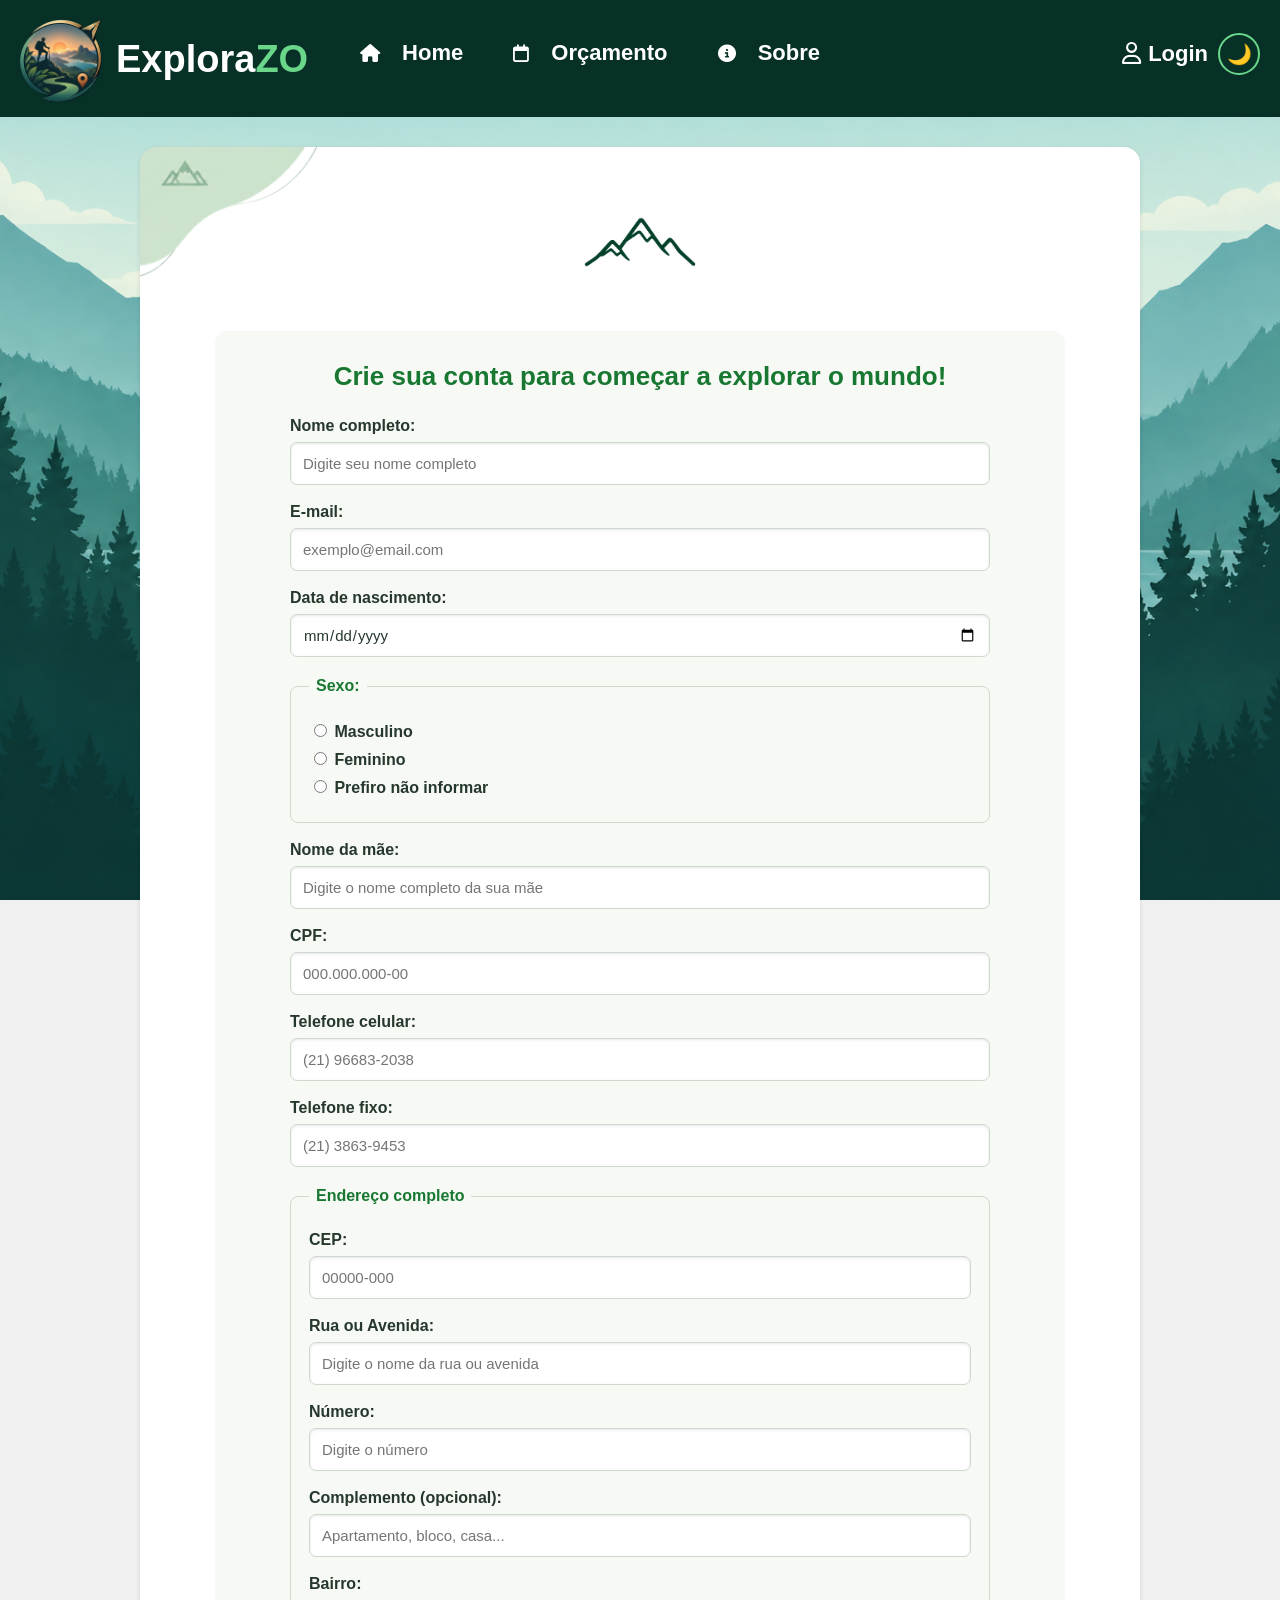
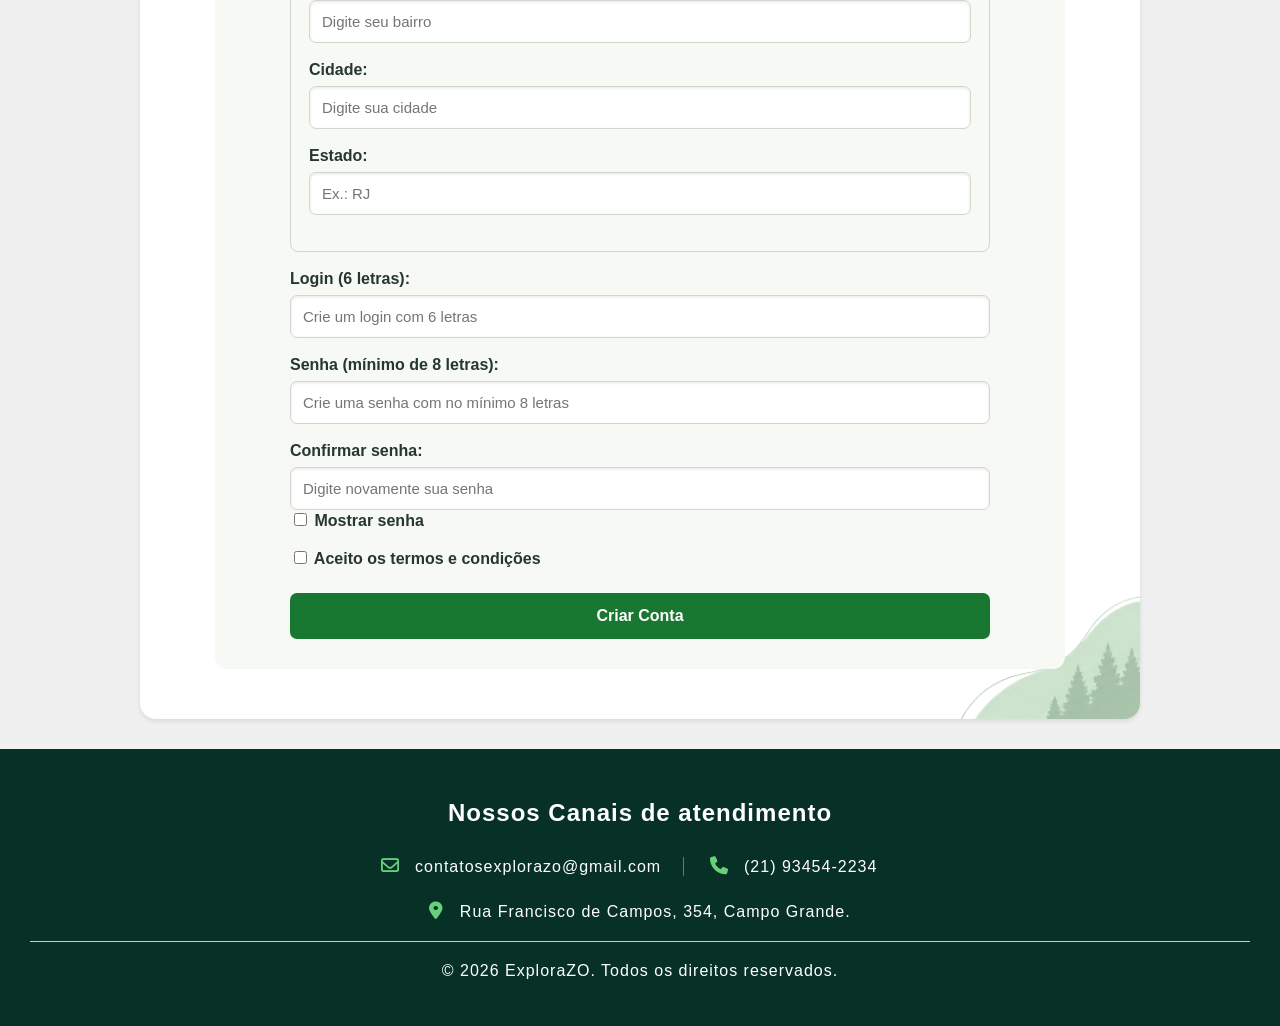
<file: criarconta.html>
<!-- Parte do Brian -->
<!DOCTYPE html>
<html lang="pt-BR">
<head>
    <meta charset="UTF-8">
    <meta name="viewport" content="width=device-width, initial-scale=1.0">
    <link rel="stylesheet" href="https://cdnjs.cloudflare.com/ajax/libs/font-awesome/6.5.2/css/all.min.css">
    <link rel="stylesheet" href="CSS/style.css">
    <title>ExploraZO - Criar Conta</title>
    <script src="JS/tema.js"></script>
    <script src="JS/topo.js" defer></script>
</head>
<body>
    <header>
        <img src="imagens/explorazo.png" alt="Logo do ExploraZO" width="120">
        <h1>Explora<span>ZO</span></h1>
        <a href="login.html" id="login"><i class="fa-regular fa-user"></i> Login</a>
    </header>

    <nav>
        <a href="index.html"><i class="fa-solid fa-house"></i> Home</a>
        <a href="orçamento.html"><i class="fa-regular fa-calendar"></i> Orçamento</a>
        <a href="sobre.html"><i class="fa-solid fa-circle-info"></i> Sobre</a>
    </nav>

    <main id="maincriar">
        <img src="imagens/montanha-icon.png" width="130" height="130" alt="Montanhas">

        <section id="principalcriar">
            <h2>Crie sua conta para começar a explorar o mundo!</h2>

            <form id="formCadastro" method="post" action="#">
                <div class="campo-cadastro">
                    <label for="nome">Nome completo:</label>
                    <input type="text" id="nome" name="nome" class="inputcampo"
                        placeholder="Digite seu nome completo" minlength="15" maxlength="60" required>
                </div>

                <div class="campo-cadastro">
                    <label for="email">E-mail:</label>
                    <input type="email" id="email" name="email" class="inputcampo"
                        placeholder="exemplo@email.com" required>
                </div>

                <div class="campo-cadastro">
                    <label for="nascimento">Data de nascimento:</label>
                    <input type="date" id="nascimento" name="nascimento" class="inputcampo" required>
                </div>

                <fieldset class="campo-cadastro">
                    <legend>Sexo:</legend>
                    <label><input type="radio" name="genero" value="Masculino" required> Masculino</label>
                    <label><input type="radio" name="genero" value="Feminino"> Feminino</label>
                    <label><input type="radio" name="genero" value="Prefiro não informar"> Prefiro não informar</label>
                </fieldset>

                <div class="campo-cadastro">
                    <label for="nomeMaterno">Nome da mãe:</label>
                    <input type="text" id="nomeMaterno" name="nomeMaterno" class="inputcampo"
                        placeholder="Digite o nome completo da sua mãe" required>
                </div>

                <div class="campo-cadastro">
                    <label for="cpf">CPF:</label>
                    <input type="text" id="cpf" name="cpf" class="inputcampo"
                        placeholder="000.000.000-00" maxlength="14" inputmode="numeric" required>
                </div>

                <div class="campo-cadastro">
                    <label for="telefone">Telefone celular:</label>
                    <input type="tel" id="telefone" name="telefoneCelular" class="inputcampo"
                        placeholder="(21) 96683-2038" maxlength="15" inputmode="numeric" required>
                </div>

                <div class="campo-cadastro">
                    <label for="telefoneFixo">Telefone fixo:</label>
                    <input type="tel" id="telefoneFixo" name="telefoneFixo" class="inputcampo"
                        placeholder="(21) 3863-9453" maxlength="14" inputmode="numeric" required>
                </div>

                <fieldset class="campo-cadastro">
                    <legend>Endereço completo</legend>

                    <div class="campo-cadastro">
                        <label for="cep">CEP:</label>
                        <input type="text" id="cep" name="cep" class="inputcampo"
                            placeholder="00000-000" maxlength="9" inputmode="numeric" required>
                    </div>

                    <div class="campo-cadastro">
                        <label for="rua">Rua ou Avenida:</label>
                        <input type="text" id="rua" name="rua" class="inputcampo"
                            placeholder="Digite o nome da rua ou avenida" required>
                    </div>

                    <div class="campo-cadastro">
                        <label for="numero">Número:</label>
                        <input type="text" id="numero" name="numero" class="inputcampo"
                            placeholder="Digite o número" required>
                    </div>

                    <div class="campo-cadastro">
                        <label for="complemento">Complemento (opcional):</label>
                        <input type="text" id="complemento" name="complemento" class="inputcampo"
                            placeholder="Apartamento, bloco, casa...">
                    </div>

                    <div class="campo-cadastro">
                        <label for="bairro">Bairro:</label>
                        <input type="text" id="bairro" name="bairro" class="inputcampo"
                            placeholder="Digite seu bairro" required>
                    </div>

                    <div class="campo-cadastro">
                        <label for="cidade">Cidade:</label>
                        <input type="text" id="cidade" name="cidade" class="inputcampo"
                            placeholder="Digite sua cidade" required>
                    </div>

                    <div class="campo-cadastro">
                        <label for="estado">Estado:</label>
                        <input type="text" id="estado" name="estado" class="inputcampo"
                            placeholder="Ex.: RJ" maxlength="2" required>
                    </div>
                </fieldset>

                <div class="campo-cadastro">
                    <label for="loginUsuario">Login (6 letras):</label>
                    <input type="text" id="loginUsuario" name="login" class="inputcampo"
                        placeholder="Crie um login com 6 letras" maxlength="6" required>
                </div>

                <div class="campo-cadastro">
                    <label for="senha">Senha (mínimo de 8 letras):</label>
                    <input type="password" id="senha" name="senha" class="inputcampo"
                        placeholder="Crie uma senha com no mínimo 8 letras" minlength="8" required>
                </div>

                <div class="campo-cadastro">
                    <label for="confirmarSenha">Confirmar senha:</label>
                    <input type="password" id="confirmarSenha" name="confirmarSenha" class="inputcampo"
                        placeholder="Digite novamente sua senha" minlength="8" required>
                </div>

                <div class="campo-cadastro">
                    <label for="termos">
                        <input type="checkbox" id="termos" name="termos" required>
                        Aceito os termos e condições
                    </label>
                </div>

                <button type="submit">Criar Conta</button>
            </form>
        </section>
    </main>

    <footer style="color: white;">
        <h2>Nossos Canais de atendimento</h2>
        <p id="femail"><i class="fa-regular fa-envelope"></i> contatosexplorazo@gmail.com</p>
        <p id="ftelefone"><i class="fa-solid fa-phone"></i> (21) 93454-2234</p>
        <p><i class="fa-solid fa-location-dot"></i> Rua Francisco de Campos, 354, Campo Grande.</p>
        <hr>
        <p>&copy; 2026 ExploraZO. Todos os direitos reservados.</p>
    </footer>

    <script src="JS/autenticacao.js"></script>
    <script src="JS/criarconta.js"></script>
    <script src="JS/menu-usuario.js"></script>
</body>
</html>
</file>
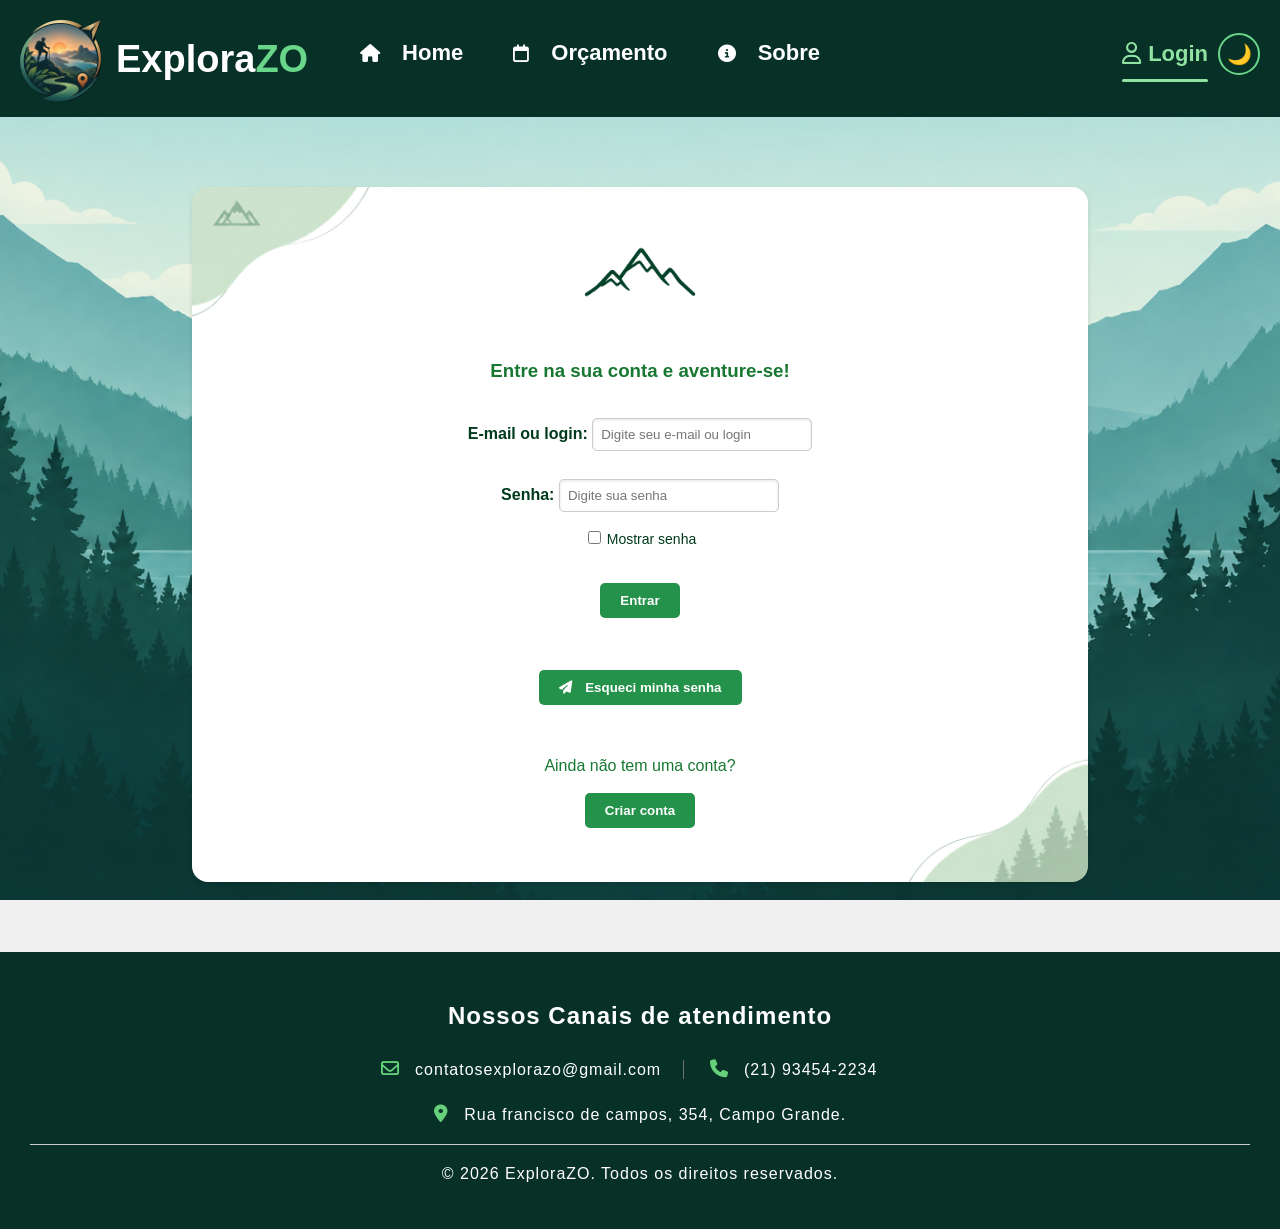
<file: login.html>
<!--Parte do Lucas-->
<!DOCTYPE html>
<html lang="pt-BR">
    <head>
        <meta charset="UTF-8">
        <meta name="viewport" content="width=device-width, initial-scale=1.0">
        <link rel="stylesheet" href="CSS/style.css" type="text/css">
        <link rel="stylesheet" href="https://cdnjs.cloudflare.com/ajax/libs/font-awesome/6.5.2/css/all.min.css">
        <title>ExploraZO - Login</title>
        <script src="JS/tema.js"></script>
        <script src="JS/topo.js" defer></script>
    </head>
    <body>
        <header>
            <img src="imagens/explorazo.png" alt="logo do ExploraZo." width="120px">
            <h1>Explora<span>ZO</span></h1>
            <a href="login.html" id="login" class="ativo"><i class="fa-regular fa-user"></i> Login</a>
        </header>
        <nav>
            <a href="index.html"><i class="fa-solid fa-house"></i> Home</a>
            <a href="orçamento.html"><i class="fa-regular fa-calendar"></i> Orçamento</a>
            <a href="sobre.html"><i class="fa-solid fa-circle-info"></i> Sobre</a>
        </nav>
        <main id="loginmain">
            <img src="imagens/montanha-icon.png" width="130px" height="130px" alt="montanha-icon">
            <div>
                <h3 style="color: rgb(24, 120, 50);">Entre na sua conta e aventure-se!</h3><br>

                <form>
                    <label for="email" style="color: #003A1C; font-weight: bold;">E-mail ou login:</label>
                    <input type="text" id="email" class="inputcampo" placeholder="Digite seu e-mail ou login" required><br><br>

                    <label for="senha" style="color: #003A1C; font-weight: bold;">Senha:</label>
                    <input type="password" id="senha" class="inputcampo" placeholder="Digite sua senha" required minlength="8"><br><br>

                    <button type="submit">Entrar</button><br><br>
                </form><br>
                <p class="esquecesenha">
                    <button><i class="fa-solid fa-paper-plane"></i> <a href="recuperar.html" class="botaosemlinha">Esqueci minha senha</a></button><br><br><br>
                </p>
                <p class="cadastro">
                    <span style="color: rgb(24, 120, 50);">Ainda não tem uma conta?</span><br><br>
                    <button><a href="criarconta.html" class="botaosemlinha">Criar conta</a></button>
                </p><br>

            </div>
        </main>
        <footer style="color: white;">
            <p><h2>Nossos Canais de atendimento</h2>              
            <p id="femail"><i class="fa-regular fa-envelope"></i> contatosexplorazo@gmail.com</p>
            <p id="ftelefone"><i class="fa-solid fa-phone"></i> (21) 93454-2234</p>
            <p><i class="fa-solid fa-location-dot"></i> Rua francisco de campos, 354, Campo Grande.</p><hr>
            <p>&copy; 2026 ExploraZO. Todos os direitos reservados.</p>
        </footer>
        <script src="JS/autenticacao.js"></script>
        <script src="JS/login.js"></script>
        <script src="JS/menu-usuario.js"></script>
    </body>
</html>
</file>
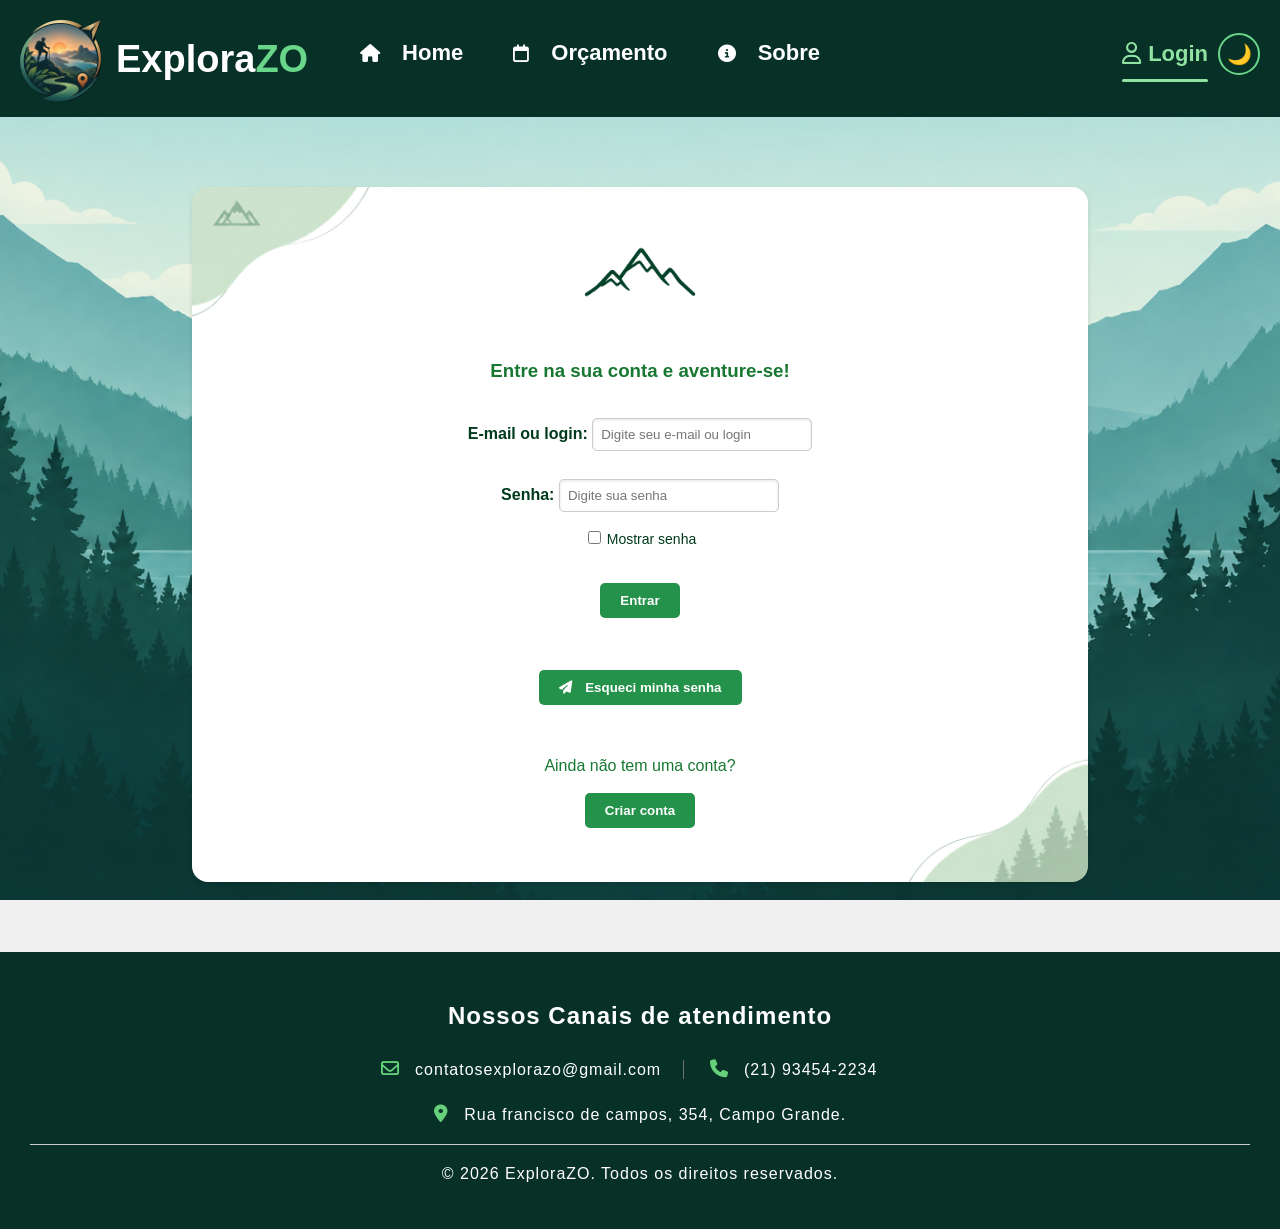
<file: orçamento.html>
<!-- Parte do Vinicius -->
<!DOCTYPE html>
<html lang="pt-BR">
<head>
    <meta charset="UTF-8">
    <meta name="viewport" content="width=device-width, initial-scale=1.0">
    <title>ExploraZO - Orçamento</title>

    <link rel="stylesheet" href="https://cdnjs.cloudflare.com/ajax/libs/font-awesome/6.5.2/css/all.min.css">
    <link rel="stylesheet" href="CSS/style.css">

    <script src="JS/tema.js"></script>
    <script src="JS/topo.js" defer></script>
    <script src="JS/autenticacao.js"></script>
    <script>
        if (!window.ExploraZOAuth.estaLogado()) {
            window.ExploraZOAuth.definirDestino("orçamento.html");
            window.location.href = "login.html";
        }
    </script>
</head>
<body>
    <header>
        <img src="imagens/explorazo.png" alt="Logo ExploraZO" width="120">
        <h1>Explora<span>ZO</span></h1>
        <a href="login.html" id="login"><i class="fa-regular fa-user"></i> Login</a>
    </header>

    <nav>
        <a href="index.html"><i class="fa-solid fa-house"></i> Home</a>
        <a href="orçamento.html" class="ativo"><i class="fa-regular fa-calendar"></i> Orçamento</a>
        <a href="sobre.html"><i class="fa-solid fa-circle-info"></i> Sobre</a>
    </nav>

    <main>
        <img src="imagens/montanha-icon.png" width="130" height="130" alt="Montanhas">

        <section id="destinos">
            <h2>Destinos em Destaque na Zona Oeste</h2>
            <p class="introducao">Descubra lugares incríveis para sua próxima aventura.</p>
            <div class="lista-destinos"></div>
        </section>

        <section id="experiencias">
            <h2>Planeje sua próxima aventura</h2>
            <p class="introducao">Escolha os serviços que combinam com seu passeio pela Zona Oeste.</p>

            <div class="lista-servicos">
                <article class="servico">
                    <h3>Guias de trilha</h3>
                    <p>Tenha orientação para explorar trilhas e aproveitar o contato com a natureza.</p>
                    <span>Para trilhas e caminhadas</span>
                </article>

                <article class="servico">
                    <h3>Consultoria de passeios</h3>
                    <p>Receba ajuda para escolher destinos de acordo com suas preferências.</p>
                    <span>Ajuda para planejar seu roteiro</span>
                </article>

                <article class="servico">
                    <h3>Registro fotográfico</h3>
                    <p>Conheça a possibilidade de registrar momentos especiais durante o passeio.</p>
                    <span>Registre suas experiências</span>
                </article>

                <article class="servico">
                    <h3>Agências de turismo</h3>
                    <p>Explore opções de roteiros e passeios organizados por empresas de turismo.</p>
                    <span>Opções de passeios organizados</span>
                </article>
            </div>

            <p class="aviso-servicos">
                A disponibilidade dos serviços dependerá dos profissionais e parceiros cadastrados na plataforma.
            </p>
        </section>

        <section id="orcamento">
            <h2>Monte seu pacote</h2>
            <p class="introducao">Conte como você quer viver essa experiência.</p>

            <form id="form-orcamento" novalidate>
                <div class="campo">
                    <label for="nome">Nome:</label>
                    <input class="inputcampo" type="text" name="nomeusuario" id="nome" placeholder="Digite seu nome" required>
                </div>

                <div class="campo">
                    <label for="email">E-mail:</label>
                    <input class="inputcampo" type="email" name="emailusuario" id="email" placeholder="seuemail@exemplo.com" required>
                </div>

                <div class="campo">
                    <label for="destino">Destino desejado:</label>
                    <select id="destino" name="destino" class="inputcampo" required>
                        <option value="" selected disabled>Escolha um destino</option>
                    </select>
                </div>

                <div class="campo">
                    <label for="data">Data desejada:</label>
                    <input class="inputcampo" type="date" id="data" name="data" required>
                </div>

                <div class="campo">
                    <label for="quantidade">Quantidade de pessoas:</label>
                    <select id="quantidade" name="quantidade" class="inputcampo" required>
                        <option value="">Selecione uma opção</option>
                        <option value="1-2">1 a 2 pessoas</option>
                        <option value="3-5">3 a 5 pessoas</option>
                        <option value="6-10">6 a 10 pessoas</option>
                        <option value="mais-10">Mais de 10 pessoas</option>
                        <option value="indefinido">Ainda não sei</option>
                    </select>
                </div>

                <fieldset>
                    <legend>Serviços desejados</legend>
                    <label class="opcao">
                        <input type="checkbox" name="servicos[]" value="Guia de trilha">
                        Guia de trilha
                    </label>
                    <label class="opcao">
                        <input type="checkbox" name="servicos[]" value="Registro fotográfico">
                        Registro fotográfico
                    </label>
                    <label class="opcao">
                        <input type="checkbox" name="servicos[]" value="Consultoria para escolher o passeio">
                        Consultoria de passeios
                    </label>
                    <label class="opcao">
                        <input type="checkbox" name="servicos[]" value="Agência de turismo">
                        Agência de turismo
                    </label>
                </fieldset>

                <div class="campo">
                    <label for="mensagem">Observações:</label>
                    <textarea id="mensagem" name="mensagem" class="inputcampo" rows="4" placeholder="Conte suas preferências para o passeio."></textarea>
                </div>

                <button type="submit">Solicitar orçamento</button>
            </form>
        </section>
    </main>

    <footer>
        <h2>Nossos Canais de atendimento</h2>
        <p id="femail"><i class="fa-regular fa-envelope"></i> contatosexplorazo@gmail.com</p>
        <p id="ftelefone"><i class="fa-solid fa-phone"></i> (21) 93454-2234</p>
        <p><i class="fa-solid fa-location-dot"></i> Rua Francisco de Campos, 354, Campo Grande.</p>
        <hr>
        <p>&copy; 2026 ExploraZO. Todos os direitos reservados.</p>
    </footer>

    <script src="JS/orcamento.js"></script>
    <script src="JS/menu-usuario.js"></script>
</body>
</html>
</file>
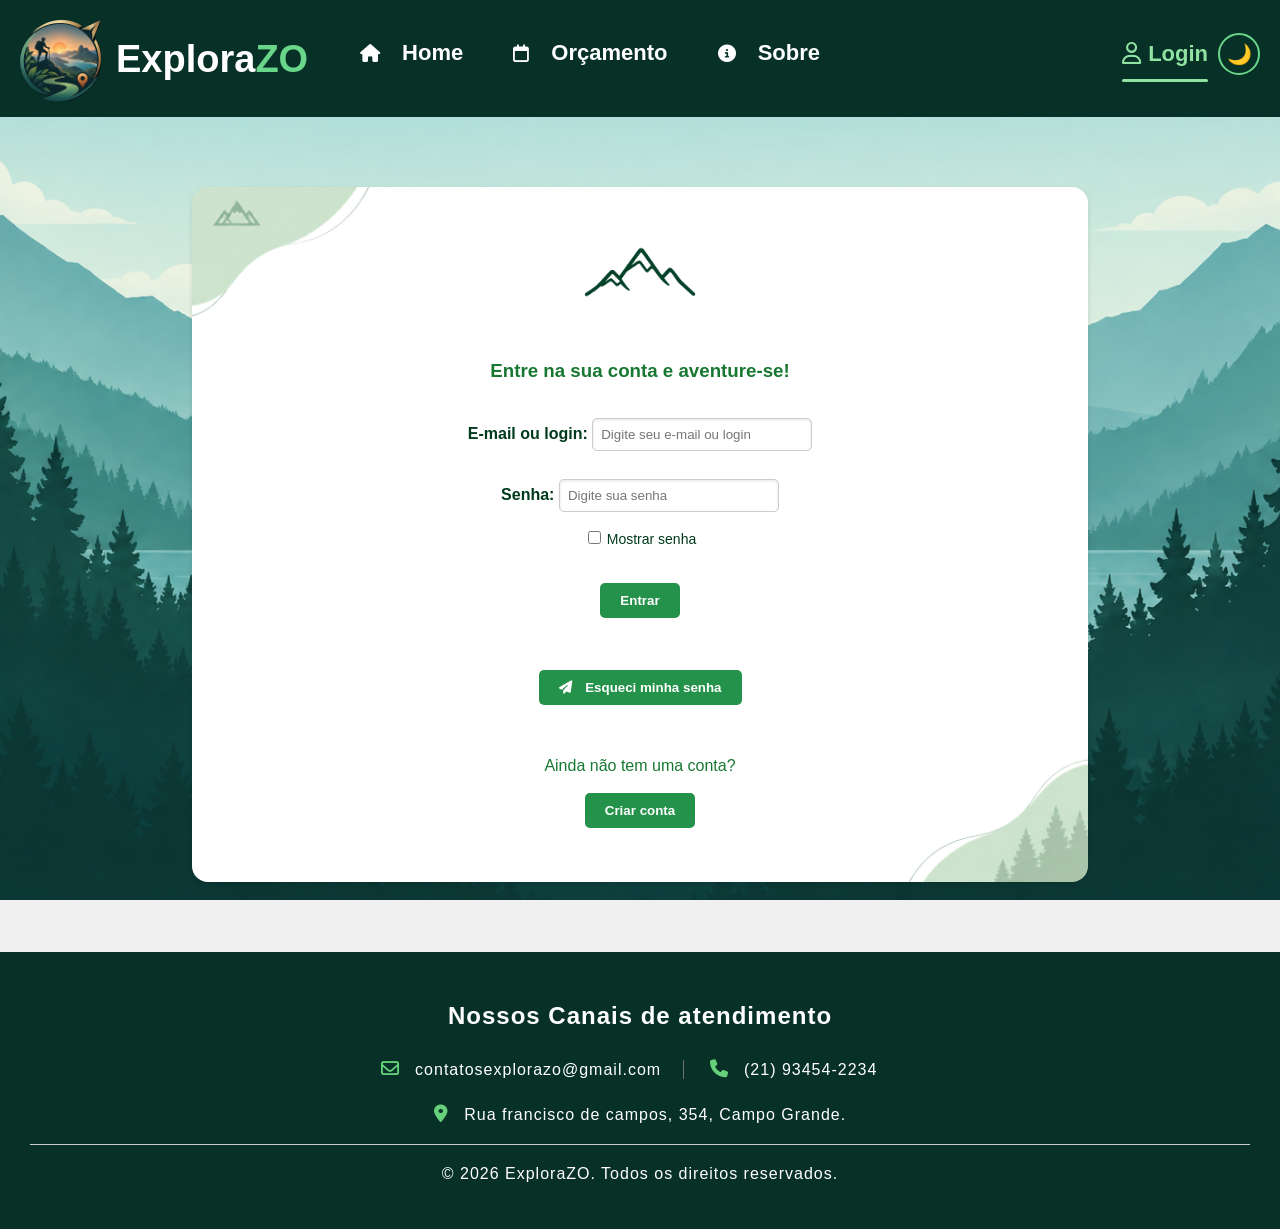
<file: perfil.html>
<!--Parte do Lucas e vinicius-->
<!DOCTYPE html>
<html lang="pt-BR">
<head>
    <meta charset="UTF-8">
    <meta name="viewport" content="width=device-width, initial-scale=1.0">
    <title>ExploraZO - Meu Perfil</title>

    <link rel="stylesheet" href="https://cdnjs.cloudflare.com/ajax/libs/font-awesome/6.5.2/css/all.min.css">
    <link rel="stylesheet" href="CSS/style.css">

    <script src="JS/tema.js"></script>
    <script src="JS/topo.js" defer></script>
</head>
<body>
    <header>
        <img src="imagens/explorazo.png" alt="Logo do ExploraZO" width="120">
        <h1>Explora<span>ZO</span></h1>
        <a href="perfil.html" id="login" class="ativo"><i class="fa-regular fa-user"></i> Meu perfil</a>
    </header>

    <nav>
        <a href="index.html"><i class="fa-solid fa-house"></i> Home</a>
        <a href="orçamento.html"><i class="fa-regular fa-calendar"></i> Orçamento</a>
        <a href="sobre.html"><i class="fa-solid fa-circle-info"></i> Sobre</a>
    </nav>

    <main id="perfilmain">
        <section class="perfil-topo">
            <div class="perfil-foto">
                <img id="topo-foto-imagem" alt="Foto de perfil" hidden>
                <i id="topo-foto-icone" class="fa-regular fa-user"></i>
            </div>
            <div class="perfil-identificacao">
                <h2 id="topo-nome"></h2>
                <span id="topo-login" class="perfil-texto-claro"></span>
                <span id="topo-email" class="perfil-texto-claro"></span>
                <span id="topo-sobre" class="perfil-texto-descricao"></span>
            </div>
        </section>

        <div class="perfil-abas" role="tablist" aria-label="Seções do perfil">
            <button type="button" class="perfil-aba perfil-aba-ativa" role="tab" data-aba="conta" aria-selected="true">
                <i class="fa-regular fa-id-card"></i> Minha conta
            </button>
            <button type="button" class="perfil-aba" role="tab" data-aba="dados" aria-selected="false">
                <i class="fa-regular fa-pen-to-square"></i> Dados pessoais
            </button>
            <button type="button" class="perfil-aba" role="tab" data-aba="seguranca" aria-selected="false">
                <i class="fa-solid fa-lock"></i> Segurança
            </button>
            <button type="button" class="perfil-aba" role="tab" data-aba="preferencias" aria-selected="false">
                <i class="fa-solid fa-sliders"></i> Preferências
            </button>
        </div>

        <section class="perfil-painel" id="aba-conta" role="tabpanel">
            <h3>Minha conta</h3>
            <span class="perfil-ajuda">Confira as informações cadastradas na sua conta.</span>

            <dl class="perfil-lista">
                <div class="perfil-item"><dt>Nome completo</dt><dd id="conta-nome"></dd></div>
                <div class="perfil-item"><dt>E-mail</dt><dd id="conta-email"></dd></div>
                <div class="perfil-item"><dt>Login</dt><dd id="conta-login"></dd></div>
                <div class="perfil-item"><dt>Data de nascimento</dt><dd id="conta-nascimento"></dd></div>
                <div class="perfil-item"><dt>Sexo</dt><dd id="conta-sexo"></dd></div>
                <div class="perfil-item"><dt>CPF</dt><dd id="conta-cpf"></dd></div>
                <div class="perfil-item"><dt>Nome da mãe</dt><dd id="conta-mae"></dd></div>
                <div class="perfil-item"><dt>Telefone celular</dt><dd id="conta-celular"></dd></div>
                <div class="perfil-item"><dt>Telefone fixo</dt><dd id="conta-fixo"></dd></div>
                <div class="perfil-item perfil-item-largo"><dt>Endereço</dt><dd id="conta-endereco"></dd></div>
                <div class="perfil-item perfil-item-largo"><dt>Sobre mim</dt><dd id="conta-sobre"></dd></div>
                <div class="perfil-item"><dt>Notificações</dt><dd id="conta-notificacoes"></dd></div>
                <div class="perfil-item"><dt>Novidades por e-mail</dt><dd id="conta-novidades"></dd></div>
                <div class="perfil-item perfil-item-largo"><dt>Interesses de passeio</dt><dd id="conta-interesses"></dd></div>
                <div class="perfil-item perfil-item-largo"><dt>Solicitações de orçamento</dt><dd id="conta-solicitacoes"></dd></div>
            </dl>

            <div class="perfil-botoes">
                <button type="button" id="botao-editar" class="perfil-botao">
                    <i class="fa-regular fa-pen-to-square"></i> Editar informações
                </button>
                <a href="orçamento.html" class="botao-link perfil-botao-link">
                    <i class="fa-regular fa-calendar"></i> Ir para meu orçamento
                </a>
                <button type="button" id="botao-sair" class="perfil-botao perfil-botao-sair">
                    <i class="fa-solid fa-arrow-right-from-bracket"></i> Sair da conta
                </button>
            </div>
        </section>

        <section class="perfil-painel" id="aba-dados" role="tabpanel" hidden>
            <h3>Dados pessoais</h3>
            <span class="perfil-ajuda">Altere suas informações e clique em Salvar alterações.</span>

            <form id="form-dados" novalidate>
                <div class="perfil-foto-editor">
                    <div class="perfil-foto perfil-foto-grande">
                        <img id="editor-foto-imagem" alt="Prévia da foto de perfil" hidden>
                        <i id="editor-foto-icone" class="fa-regular fa-user"></i>
                    </div>
                    <div class="perfil-foto-acoes">
                        <div class="perfil-botoes">
                            <button type="button" id="botao-escolher-foto" class="perfil-botao perfil-botao-secundario">
                                <i class="fa-regular fa-image"></i> Escolher foto
                            </button>
                            <button type="button" id="botao-remover-foto" class="perfil-botao perfil-botao-secundario">
                                <i class="fa-regular fa-trash-can"></i> Remover foto
                            </button>
                        </div>
                        <span class="perfil-ajuda">A foto é reduzida automaticamente e só é salva ao clicar em Salvar alterações.</span>
                        <input type="file" id="campo-foto" accept="image/*" hidden>
                    </div>
                </div>

                <div class="perfil-grade">
                    <div class="perfil-campo">
                        <label for="campo-nome">Nome completo</label>
                        <input type="text" id="campo-nome" maxlength="60" autocomplete="name">
                    </div>
                    <div class="perfil-campo">
                        <label for="campo-email">E-mail</label>
                        <input type="email" id="campo-email" autocomplete="email">
                    </div>
                    <div class="perfil-campo">
                        <label for="campo-celular">Telefone celular</label>
                        <input type="tel" id="campo-celular" placeholder="(21) 96683-2038" maxlength="15" inputmode="numeric" autocomplete="tel">
                    </div>
                    <div class="perfil-campo">
                        <label for="campo-fixo">Telefone fixo</label>
                        <input type="tel" id="campo-fixo" placeholder="(21) 3863-9453" maxlength="14" inputmode="numeric">
                    </div>
                </div>

                <fieldset class="perfil-fieldset">
                    <legend>Endereço</legend>
                    <div class="perfil-grade perfil-grade-endereco">
                        <div class="perfil-campo perfil-col-2">
                            <label for="campo-cep">CEP</label>
                            <input type="text" id="campo-cep" placeholder="00000-000" maxlength="9" inputmode="numeric" autocomplete="postal-code">
                        </div>
                        <div class="perfil-campo perfil-col-4">
                            <label for="campo-endereco">Rua, número e complemento</label>
                            <input type="text" id="campo-endereco" placeholder="Ex.: Rua das Flores, Nº 10, Apto 2" autocomplete="street-address">
                        </div>
                        <div class="perfil-campo perfil-col-2">
                            <label for="campo-bairro">Bairro</label>
                            <input type="text" id="campo-bairro">
                        </div>
                        <div class="perfil-campo perfil-col-3">
                            <label for="campo-cidade">Cidade</label>
                            <input type="text" id="campo-cidade" autocomplete="address-level2">
                        </div>
                        <div class="perfil-campo perfil-col-1">
                            <label for="campo-estado">Estado (sigla)</label>
                            <input type="text" id="campo-estado" placeholder="Ex.: RJ" maxlength="2" autocomplete="address-level1">
                        </div>
                    </div>
                </fieldset>

                <div class="perfil-campo">
                    <label for="campo-sobre">Sobre mim (descrição pessoal)</label>
                    <textarea id="campo-sobre" rows="4" maxlength="300" placeholder="Conte um pouco sobre você (opcional)"></textarea>
                    <span class="perfil-contador" id="contador-sobre"></span>
                </div>

                <div class="perfil-botoes">
                    <button type="submit" class="perfil-botao">
                        <i class="fa-regular fa-floppy-disk"></i> Salvar alterações
                    </button>
                    <button type="button" id="botao-cancelar" class="perfil-botao perfil-botao-secundario">
                        <i class="fa-solid fa-xmark"></i> Cancelar
                    </button>
                </div>
                <div id="mensagem-dados" class="perfil-mensagem" role="status"></div>
            </form>
        </section>

        <section class="perfil-painel" id="aba-seguranca" role="tabpanel" hidden>
            <h3>Segurança da conta</h3>
            <span class="perfil-ajuda">Para trocar a senha, informe primeiro a senha atual.</span>

            <form id="form-senha" novalidate>
                <div class="perfil-campo">
                    <label for="campo-senha-atual">Senha atual</label>
                    <input type="password" id="campo-senha-atual" autocomplete="current-password">
                </div>
                <div class="perfil-campo">
                    <label for="campo-senha-nova">Nova senha (mínimo de 8 letras)</label>
                    <input type="password" id="campo-senha-nova" autocomplete="new-password">
                </div>
                <div class="perfil-campo">
                    <label for="campo-senha-confirmar">Confirmar nova senha</label>
                    <input type="password" id="campo-senha-confirmar" autocomplete="new-password">
                </div>

                <label class="perfil-marcar" for="mostrar-senhas">
                    <input type="checkbox" id="mostrar-senhas"> Mostrar senhas
                </label>

                <div class="perfil-botoes">
                    <button type="submit" class="perfil-botao">
                        <i class="fa-solid fa-key"></i> Alterar senha
                    </button>
                </div>
                <div id="mensagem-senha" class="perfil-mensagem" role="status"></div>
            </form>

            <div class="perfil-aviso">
                <i class="fa-solid fa-shield-halved"></i>
                <span>
                    <strong>Sobre a segurança:</strong> o ExploraZO ainda não tem servidor.
                    Por isso, sua senha é guardada apenas como um código protegido (hash) neste navegador.
                    É uma demonstração e não substitui a segurança de um sistema de login real.
                </span>
            </div>
        </section>

        <section class="perfil-painel" id="aba-preferencias" role="tabpanel" hidden>
            <h3>Preferências</h3>
            <span class="perfil-ajuda">Escolha como você quer usar o ExploraZO.</span>

            <form id="form-preferencias" novalidate>
                <fieldset class="perfil-fieldset">
                    <legend>Notificações</legend>
                    <label class="perfil-opcao" for="pref-notificacoes">
                        <input type="checkbox" id="pref-notificacoes">
                        <span>Ativar notificações sobre minhas solicitações de orçamento</span>
                    </label>
                    <label class="perfil-opcao" for="pref-novidades">
                        <input type="checkbox" id="pref-novidades">
                        <span>Receber novidades e ofertas por e-mail</span>
                    </label>
                    <span class="perfil-ajuda">Sua escolha já fica salva na conta. Os avisos só serão enviados quando o site tiver um servidor.</span>
                </fieldset>

                <fieldset class="perfil-fieldset perfil-opcoes-grade">
                    <legend>Interesses de passeio</legend>
                    <label class="perfil-opcao" for="interesse-trilhas">
                        <input type="checkbox" name="interesse" id="interesse-trilhas" value="Trilhas"> <span>Trilhas</span>
                    </label>
                    <label class="perfil-opcao" for="interesse-cachoeiras">
                        <input type="checkbox" name="interesse" id="interesse-cachoeiras" value="Cachoeiras"> <span>Cachoeiras</span>
                    </label>
                    <label class="perfil-opcao" for="interesse-praias">
                        <input type="checkbox" name="interesse" id="interesse-praias" value="Praias"> <span>Praias</span>
                    </label>
                    <label class="perfil-opcao" for="interesse-cultura">
                        <input type="checkbox" name="interesse" id="interesse-cultura" value="Cultura e história"> <span>Cultura e história</span>
                    </label>
                </fieldset>

                <fieldset class="perfil-fieldset perfil-opcoes-grade">
                    <legend>Aparência do site</legend>
                    <label class="perfil-opcao" for="tema-claro">
                        <input type="radio" name="tema" id="tema-claro" value="claro"> <span>Modo claro</span>
                    </label>
                    <label class="perfil-opcao" for="tema-escuro">
                        <input type="radio" name="tema" id="tema-escuro" value="escuro"> <span>Modo escuro</span>
                    </label>
                    <span class="perfil-ajuda">A aparência é aplicada na hora, em todas as páginas, neste navegador.</span>
                </fieldset>

                <div class="perfil-botoes">
                    <button type="submit" class="perfil-botao">
                        <i class="fa-regular fa-floppy-disk"></i> Salvar preferências
                    </button>
                </div>
                <div id="mensagem-preferencias" class="perfil-mensagem" role="status"></div>
            </form>
        </section>
    </main>

    <footer>
        <h2>Nossos Canais de atendimento</h2>
        <p id="femail"><i class="fa-regular fa-envelope"></i> contatosexplorazo@gmail.com</p>
        <p id="ftelefone"><i class="fa-solid fa-phone"></i> (21) 93454-2234</p>
        <p><i class="fa-solid fa-location-dot"></i> Rua Francisco de Campos, 354, Campo Grande.</p>
        <hr>
        <p>&copy; 2026 ExploraZO. Todos os direitos reservados.</p>
    </footer>

    <script src="JS/autenticacao.js"></script>
    <script src="JS/menu-usuario.js"></script>
    <script src="JS/perfil.js"></script>
</body>
</html>
</file>
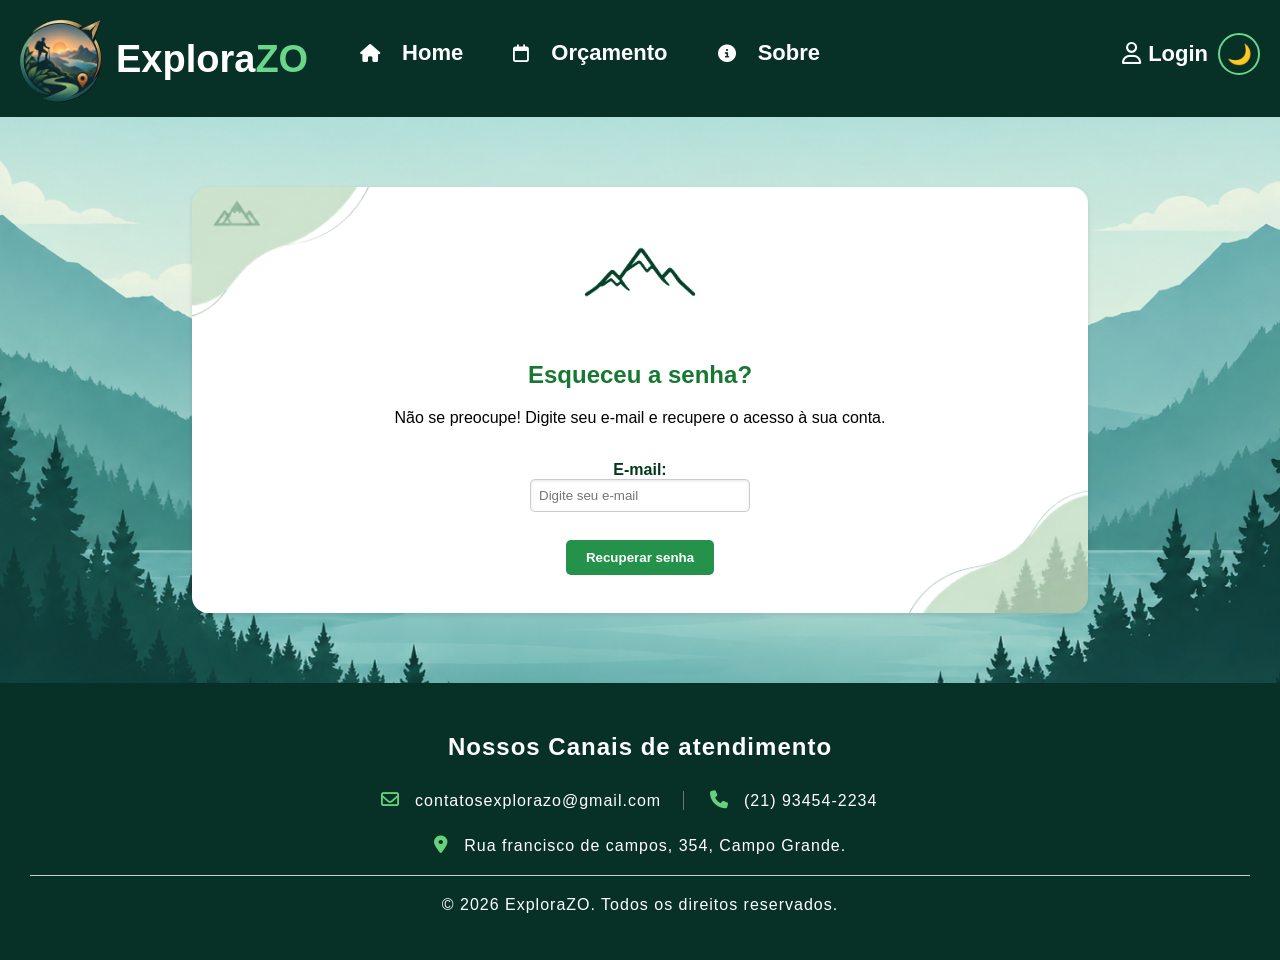
<file: recuperar.html>
<!--Parte do Lucas-->
<!DOCTYPE html>
<html lang="pt-BR">
    <head>
        <meta charset="UTF-8">
        <meta name="viewport" content="width=device-width, initial-scale=1.0">
        <link rel="stylesheet" href="https://cdnjs.cloudflare.com/ajax/libs/font-awesome/6.5.2/css/all.min.css">
        <link rel="stylesheet" href="CSS/style.css">
        <title>Recuperar senha</title>
        <script src="JS/tema.js"></script>
        <script src="JS/topo.js" defer></script>
    </head>
    <body>
        <header>
            <img src="imagens/explorazo.png" alt="logo do ExploraZo." width="120px">
            <h1>Explora<span>ZO</span></h1>
            <a href="login.html" id="login"><i class="fa-regular fa-user"></i> Login</a>
        </header>
        <nav>
            <a href="index.html"><i class="fa-solid fa-house"></i> Home</a>
            <a href="orçamento.html"><i class="fa-regular fa-calendar"></i> Orçamento</a>
            <a href="sobre.html"><i class="fa-solid fa-circle-info"></i> Sobre</a>
        </nav>

        <main id="esqueceumain">
            <img src="imagens/montanha-icon.png" width="130px" height="130px" alt="montanha-icon">
            <section class="esquecesenha">
                <h1 style="color: rgb(24, 120, 50);">Esqueceu a senha?</h1>

                <p class="subtitulo">Não se preocupe! Digite seu e-mail e recupere o acesso à sua conta.</p><br>

                <form>
                    <div class="campo">
                        <label for="email" style="color: #003A1C; font-weight: bold;">E-mail:</label><br>

                        <input type="email" class="inputcampo" id="email" name="email" placeholder="Digite seu e-mail" required>
                    </div><br>

                    <button type="submit">Recuperar senha</button>
                </form><br>
            </section>
        </main>
        <footer style="color: white;">
            <p><h2>Nossos Canais de atendimento</h2>              
            <p id="femail"><i class="fa-regular fa-envelope"></i> contatosexplorazo@gmail.com</p>
            <p id="ftelefone"><i class="fa-solid fa-phone"></i> (21) 93454-2234</p>
            <p><i class="fa-solid fa-location-dot"></i> Rua francisco de campos, 354, Campo Grande.</p><hr>
            <p>&copy; 2026 ExploraZO. Todos os direitos reservados.</p>
        </footer>
        <script src="JS/recuperar.js"></script>
    <script src="JS/autenticacao.js"></script>
        <script src="JS/menu-usuario.js"></script>
    </body>
</html>
</file>
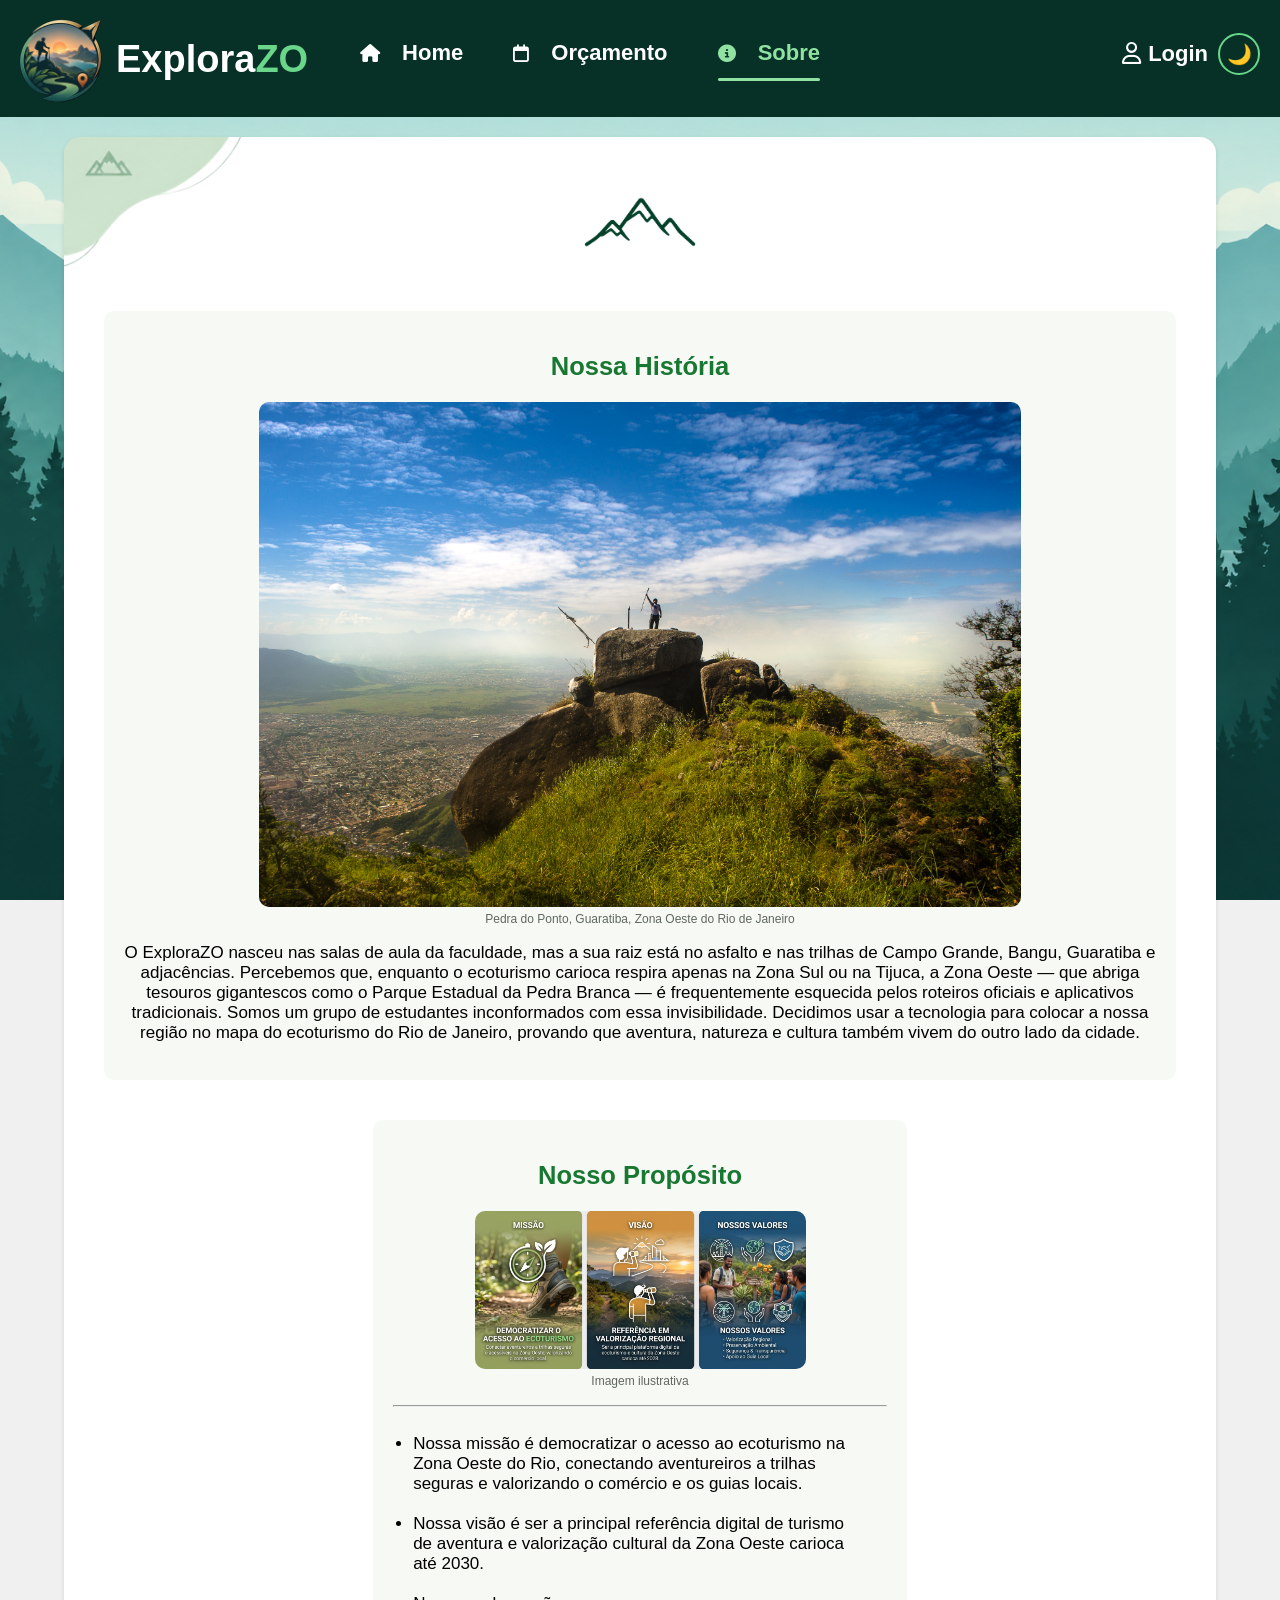
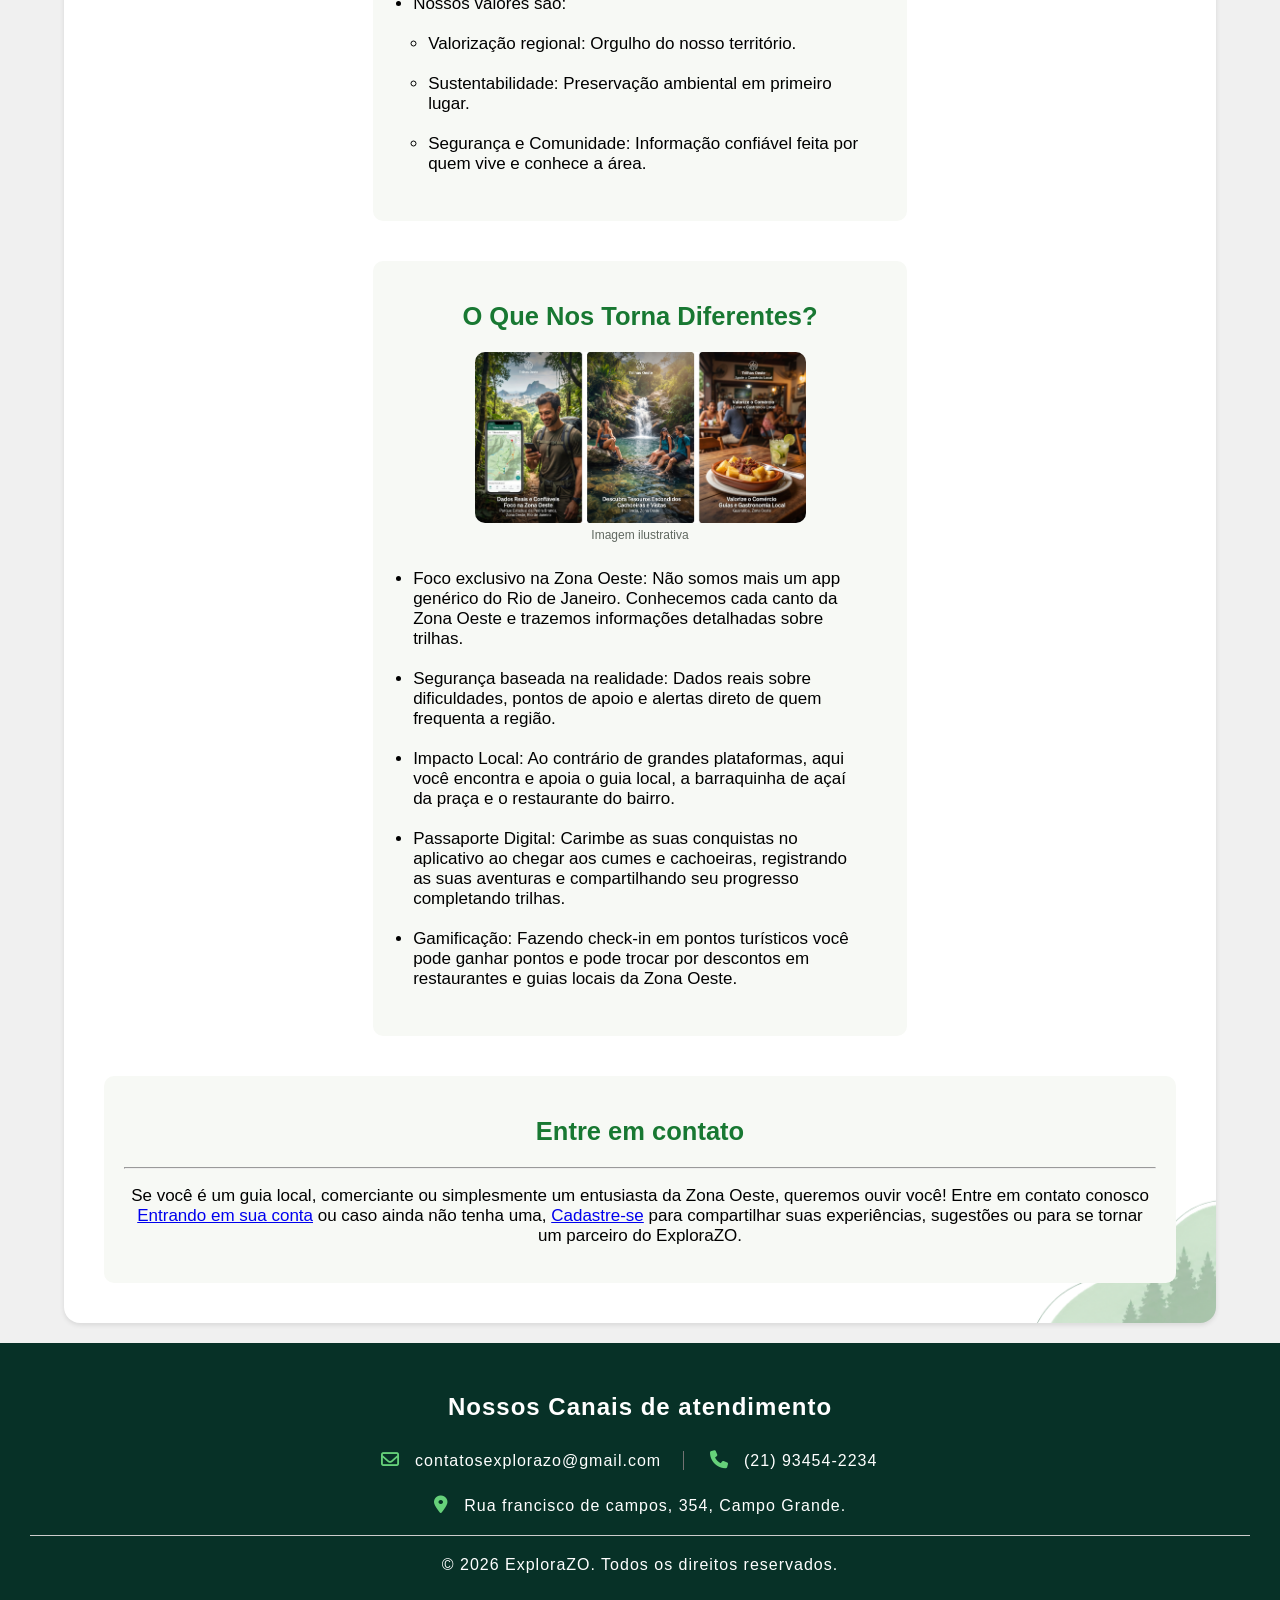
<file: sobre.html>
<!--Parte do Brian-->
<!DOCTYPE html>
<html lang="pt-br">
    <head>
        <meta charset="UTF-8">
        <meta name="viewport" content="width=device-width, initial-scale=1.0">
        <link rel="stylesheet" href="https://cdnjs.cloudflare.com/ajax/libs/font-awesome/6.5.2/css/all.min.css">
        <link rel="stylesheet" href="CSS/style.css" type="text/css">
        <title>ExploraZO - Sobre</title>
        <script src="JS/tema.js"></script>
        <script src="JS/topo.js" defer></script>
    </head>
    <body>
        <header>
            <img src="imagens/explorazo.png" alt="logo do ExploraZo." width="120px">
            <h1>Explora<span>ZO</span></h1>
            <a href="login.html" id="login"><i class="fa-regular fa-user"></i> Login</a>
        </header>
        <nav>
            <a href="index.html"><i class="fa-solid fa-house"></i> Home</a>
            <a href="orçamento.html"><i class="fa-regular fa-calendar"></i> Orçamento</a>
            <a href="sobre.html" class="ativo"><i class="fa-solid fa-circle-info"></i> Sobre</a>
        </nav>
        <main id="sobremain">
            <img src="imagens/montanha-icon.png" width="130px" height="130px" alt="montanha-icon">

            <section id="historia">
                <h2 style="color: rgb(24, 120, 50);">Nossa História</h2>
                
                <figure>
                    <img src="imagens/pedradoponto.jpg" alt="Imagem da Pedra do Ponto" width="500px">
                    <figcaption style="color: #606860; font-size: 12px;">Pedra do Ponto, Guaratiba, Zona Oeste do Rio de Janeiro</figcaption>
                </figure>
                <p>   
                    O ExploraZO nasceu nas salas de aula da faculdade, mas a sua raiz está no asfalto e nas trilhas de 
                    Campo Grande, Bangu, Guaratiba e adjacências. Percebemos que, enquanto o ecoturismo carioca respira 
                    apenas na Zona Sul ou na Tijuca, a Zona Oeste 
                    — que abriga tesouros gigantescos como o Parque Estadual da Pedra Branca 
                    — é frequentemente esquecida pelos roteiros oficiais e aplicativos tradicionais.
                    Somos um grupo de estudantes inconformados com essa invisibilidade. 
                    Decidimos usar a tecnologia para colocar a nossa região no mapa do ecoturismo do Rio de Janeiro, 
                    provando que aventura, natureza e cultura também vivem do outro lado da cidade.
                </p>      
            </section>
            <section id="proposito" class="lado">
                <h2 class="centro" style="color: rgb(24, 120, 50);">Nosso Propósito</h2>
                
                <figure class="centro">
                    <img src="imagens/proposito.jpeg" alt="Imagem ilustrativa sobre o propósito" width="700px">
                    <figcaption style="color: #606860; font-size: 12px;">Imagem ilustrativa</figcaption>
                </figure>
                <hr>
                <p>
                    <ul class="lista">
                        <li>
                            Nossa missão é democratizar o acesso ao ecoturismo na Zona Oeste do Rio, conectando aventureiros a trilhas seguras e valorizando o comércio e os guias locais.
                        </li><br>
                        <li>
                            Nossa visão é ser a principal referência digital de turismo de aventura e valorização cultural da Zona Oeste carioca até 2030.
                        </li><br>
                        <li>
                            Nossos valores são:
                            <ul>
                                <br><li class="valoreslado">Valorização regional: Orgulho do nosso território.</li><br>
                                <li class="valoreslado">Sustentabilidade: Preservação ambiental em primeiro lugar.</li><br>
                                <li class="valoreslado">Segurança e Comunidade: Informação confiável feita por quem vive e conhece a área.</li>
                            </ul>
                        </li>
                    </ul>
                </p>
            </section>
            <section id="diferenciais" class="lado">
                <h2 class="centro" style="color: rgb(24, 120, 50);">O Que Nos Torna Diferentes?</h2>
                
                <figure class="centro">
                    <img src="imagens/diferenciais.jpeg" alt="Imagem ilustrativa sobre os diferenciais." width="725px">
                    <figcaption style="color: #606860; font-size: 12px;">Imagem ilustrativa</figcaption>
                </figure>
                <p>
                    <ul class="lista">
                        <li>
                            Foco exclusivo na Zona Oeste: Não somos mais um app genérico do Rio de Janeiro.
                            Conhecemos cada canto da Zona Oeste e trazemos informações detalhadas sobre trilhas.
                        </li><br>
                        <li>
                            Segurança baseada na realidade: Dados reais sobre dificuldades, 
                            pontos de apoio e alertas direto de quem frequenta a região.
                        </li><br>
                        <li>
                            Impacto Local: Ao contrário de grandes plataformas, aqui você encontra e 
                            apoia o guia local, a barraquinha de açaí da praça e o restaurante do bairro.
                        </li><br>
                        <li>
                            Passaporte Digital: Carimbe as suas conquistas no aplicativo ao chegar aos cumes e cachoeiras, 
                            registrando as suas aventuras e compartilhando seu progresso completando trilhas. 
                        </li><br>
                        <li>
                            Gamificação: Fazendo check-in em pontos turísticos você pode ganhar pontos e pode trocar por descontos em restaurantes e guias locais da Zona Oeste.
                        </li>
                    </ul>
                </p>
            </section>
            <section id="contato">
                <h2 style="color: rgb(24, 120, 50);">Entre em contato</h2>
                <hr>
                <p>
                    Se você é um guia local, comerciante ou simplesmente um entusiasta da Zona Oeste, queremos ouvir você! 
                    Entre em contato conosco <a href="login.html">Entrando em sua conta</a> ou caso ainda não tenha uma, <a href="criarconta.html">Cadastre-se</a> para compartilhar suas experiências, sugestões ou para se tornar um parceiro do ExploraZO.
                </p>
            </section>
        </main>
        <footer style="color: white;">
            <p><h2>Nossos Canais de atendimento</h2>              
            <p id="femail"><i class="fa-regular fa-envelope"></i> contatosexplorazo@gmail.com</p>
            <p id="ftelefone"><i class="fa-solid fa-phone"></i> (21) 93454-2234</p>
            <p><i class="fa-solid fa-location-dot"></i> Rua francisco de campos, 354, Campo Grande.</p><hr>
            <p>&copy; 2026 ExploraZO. Todos os direitos reservados.</p>
        </footer>
    <script src="JS/autenticacao.js"></script>
        <script src="JS/menu-usuario.js"></script>
    </body>
</html>
</file>
<file: CSS/style.css>
/*Essa parte do CSS foi feito pelo Brian*/
* {    
    padding: 0;
    box-sizing: border-box;
}
body {
    font-family: 'Segoe UI', sans-serif;
    background-color: #f0f0f0;
    margin: 0;
    min-height: 100vh;
    display: flex;
    flex-direction: column;
    background-image: url("../imagens/plano-de-fundo.png");
    background-size: cover;
    background-position: center;
    background-repeat: no-repeat;
    background-attachment: fixed;
}
img {
    max-width: 100%;
}
main {
    background-color: white;
    padding: 20px;
    flex-grow: 1;
    text-align: center;
    margin: 20px;
    border-radius: 16px;
    box-shadow: 0 2px 5px rgba(0, 0, 0, 0.1);
    background-image: url("../imagens/fundocima.png"), url("../imagens/fundobaixo.png");
    background-position: top left, bottom right;
    background-size: 800px auto, 800px auto;
    background-repeat: no-repeat;
}
#esqueceumain, #loginmain, #maincriar {
    padding: 20px;
    width: 70%;
    margin: 70px auto;
}
#sobremain {
    width: 90%;
    margin: 20px auto;
}

/* Barra de navegacao */
header {
    position: relative;
    display: block;
    background-color: #073127;
    color: white;
    font-size: 22px;
    font-weight: bold;
    width: 100%;
}
header img {
    left: 0%;
    top:  0%;
    position: absolute;
}
header h1 {
    font-family: 'Inter', 'Segoe UI', sans-serif;
    margin: 12px 0 0 90px;
    padding: 26px 26px 36px;
    font-size: 38px;
    font-weight: 700;
}

header h1 span {color: #69d68a; transition: color 0.3s ease;}
header h1 span:hover {color: #a5f3b8;}
    
a#login {
    position: absolute;
    right: 72px; /* fica ao lado do botão de tema (que está em right: 20px), sem sobrepor */
    top: 41px;
    color: white;
    text-decoration: none;
    padding-bottom: 15px;
}
nav {
    position: absolute;
    text-align: left;
    padding: 40px;
    margin-left: 300px;
    word-spacing: 15px;
    font-size: 22px;
    display: flex;
    gap: 30px;
}
nav a {
    position: relative;
    color: white;
    padding-bottom: 15px;
    margin-left: 20px;
    font-weight: 600;
    text-decoration: none;
    transition: color 0.2s;
}
nav a:hover, #login:hover {
    color: #a5f3b8;
}

/* Telas de computador estreitas: itens do menu mais juntos, para não encostar no "Meu perfil" */
@media (min-width: 1001px) and (max-width: 1060px) {
    nav {
        gap: 10px;
    }

    nav a {
        margin-left: 8px;
    }
}

/* Responsividade com celular e telas menores*/
@media (max-width: 1000px) {
    header {
        display: flex;
        align-items: center;
        flex-wrap: wrap;
        gap: 8px 12px;
        padding: 10px 70px 10px 15px;
    }
 
    header img {
        position: static;
        width: 64px;
        height: auto;
    }
 
    header h1 {
        margin: 0 auto 0 0;
        padding: 0;
        font-size: 28px;
    }
 
    a#login {
        position: static;
        padding: 0;
        font-size: 18px;
    }

    #botao-tema:not(.flutuante) {
        top: 14px;
        right: 15px;
    }
 
    nav {
        position: static;
        justify-content: center;
        flex-wrap: wrap;
        gap: 6px 4px;
        margin: 0;
        padding: 4px 12px 14px;
        background-color: #073127;
        font-size: 18px;
        word-spacing: normal;
    }
 
    nav a {
        margin-left: 0;
        padding: 8px 12px 10px;
    }
}
 
/* 480px de largura */
@media (max-width: 480px) {
    header img {
        width: 52px;
    }
 
    header h1 {
        font-size: 24px;
    }
 
    a#login {
        font-size: 16px;
    }
 
    nav {
        font-size: 16px;
    }
 
    nav a {
        padding: 8px 10px 10px;
    }
}

footer {
    text-align: center;
    color: rgb(24, 153, 7);
    padding: 30px;
    background-color: #073127;
    letter-spacing: 1px;
    width: 100%;
}
section#historia,
section#proposito,
section#diferenciais,
section#contato {
    background-color: #F7F9F5;
    border-radius: 10px;
    margin: 20px;
    padding: 20px;
    font-size: 17px;
}
section#proposito,
section#diferenciais {
    text-align: left;
}
section#contato {
    text-align: center;
}
.valoreslado {
    margin-left: 15px;
}
section#proposito img,
section#diferenciais img,
section#historia img {
    width: 80%;
    border-radius: 10px;
}
section#destinos {
    text-align: center;
    font-size: 17px;
}
.lista {
    padding: 10px;
    border-radius: 10px;
    margin: 10px;
    font-size: 17px;
}
.destinos {
    display: inline-block;
    vertical-align: top;
    width: 30%;
    margin: 1%;
}
.destinos img {
    width: 100%;
    height: auto;
    border-radius: 10px;
}
.centro {
    text-align: center;
}
.lado {
    display: inline-block;
    vertical-align: top;
    width: 48%;
}
input#nome,
input#email,
input#senha,
input#telefone,
input#nascimento,
input#data,
textarea#mensagem,
select#destino {
    width: 20%;
    min-width: 220px;
    max-width: 100%;
    padding: 8px;
    margin-bottom: 10px;
    border-radius: 5px;
    border: 1px solid #ccc;
}
button {
    font-weight: 600;
    padding: 10px 20px;
    background-color: #25924B;
    color: white;
    border: none;
    border-radius: 5px;
    cursor: pointer;
    transition: background-color 0.2s;
}
button:hover {
    background-color: #37db60;
    color: white;
}
.botaosemlinha {
    text-decoration: none;
    color: white;
}
footer hr {
    margin: 20px 0;
    border: none;
    border-bottom: 1px solid #ccc;
}
#femail,
#ftelefone {
    display: inline-block;
    margin: 10px;
    padding-inline-end: 22px;
}
#femail {
    border-right: 1px solid rgb(114, 114, 114);
}
 
/* Ícones */
i {
    margin-right: 1px;
}
nav a i,
.login-btn i {
    font-size: 18px;
}
button i {
    margin-right: 10px;
}
footer i {
    color: #66d17a;
    margin-right: 10px;
    font-size: 18px;
}

/* Página selecionada */
.ativo,
#login.ativo {
    color: #8fe2a1;
}
a.ativo::after {
    content: "";
    position: absolute;
    bottom: 0;
    left: 0;
    width: 100%;
    height: 3px;
    background-color: #8fe2a1;
    border-radius: 3px;
}
.inputcampo {
    box-shadow: inset 0 1px 3px rgba(0, 0, 0, 0.1);
}

/* Botão pra subir para o inicio da página */
#botao-topo {
    position: fixed;
    right: 18px;
    bottom: 18px;
    z-index: 900;
    display: flex;
    align-items: center;
    justify-content: center;
    width: 46px;
    height: 46px;
    padding: 0;
    background-color: #187832;
    color: #fff;
    border-radius: 50%;
    box-shadow: 0 4px 12px rgba(0, 0, 0, 0.3);

    opacity: 0;
    visibility: hidden;
    transform: translateY(12px);
    transition: opacity 0.25s, transform 0.25s, visibility 0.25s, background-color 0.2s;
}
#botao-topo.visivel {
    opacity: 1;
    visibility: visible;
    transform: translateY(0);
}
 
#botao-topo:hover {
    background-color: #115f27;
}
 
#botao-topo i {
    margin: 0;
    font-size: 18px;
}
/*Essa parte do CSS foi feito pelo Brian*/






/*Essa parte do CSS foi feito pelo Bruno*/
.galeria {
    display: grid;
    grid-template-columns: 1fr 1fr;
    grid-template-rows: 150px 150px;
    gap: 5px;
    width: 500px;
}

.galeria img {
    width: 100%;
    height: 100%;
    object-fit: cover;
    border-radius: 15px;
}

.galeria img:first-child {
    grid-row: 1 / 3;
}

#campo-busca {
    display: block;
    margin: 0 auto;
    width: 450px;
    height: 35px;
    margin-top: 75px;
    border-radius: 12px;
    padding-left: 20px;
}

#cliches{
    margin: 10;
    font-size: 22px;
    font-weight: bold;
}

#destaques{
    color: rgb(24, 120, 50);
    font-size: 40px;
    font-weight: bold;
    margin: 15px;
}

#mapa {
    position: relative;
    top: 20px;
}

.fotobaixo {
    width: 30%;
    border-radius: 15px;
}

#container {
    display: flex;
    align-items: center;
    text-align: center;
    gap: 65px;
    margin: 0 auto;
    justify-content: center;
}

#mapa {
    width: 400px;
    height: auto;
    border-radius: 10px;
}

#bloco1 img {
    margin: 15px;
    border-radius: 15px;
    width: 100%;
    height: 100%;
    object-fit: cover;
}

#bloco1 {
    display: grid;
    grid-template-columns: 1fr 1fr;
    grid-template-rows: 150px 150px;
    gap: 5px;
    width: 500px;
}

#bloco1 img:first-child {
    grid-row: 1 / 3;
}
/*Essa parte do CSS foi feito pelo Bruno*/






/*Essa parte do CSS foi feito pelo Vinicius*/
body:has(#experiencias) main {
    width: calc(100% - 40px);
    max-width: 1200px;
    margin: 25px auto;
    padding: 30px;
    box-sizing: border-box;
    background-color: #fff;
}

body:has(#experiencias) main h2 {
    color: rgb(24, 120, 50);
}

.introducao {
    max-width: 750px;
    margin: 0 auto 24px;
    color: #606860;
    line-height: 1.6;
}

body:has(#experiencias) #destinos {
    margin-bottom: 35px;
}

.lista-destinos {
    display: grid;
    grid-template-columns: repeat(3, minmax(0, 1fr));
    gap: 22px;
    margin-top: 25px;
}

body:has(#experiencias) .destinos {
    width: 100%;
    min-width: 0;
    margin: 0;
}

body:has(#experiencias) .destinos img {
    display: block;
    width: 100%;
    height: 220px;
    object-fit: cover;
    border-radius: 10px;
}

body:has(#experiencias) .destinos figcaption {
    padding: 10px 5px;
    font-weight: bold;
}

#experiencias {
    padding: 30px 22px;
    margin: 0 0 30px;
    text-align: center;
    background-color: #f7f9f5;
    border-radius: 12px;
}

#experiencias h2 {
    margin-top: 0;
    margin-bottom: 8px;
    font-size: 28px;
}

.lista-servicos {
    display: grid;
    grid-template-columns: repeat(2, minmax(0, 1fr));
    gap: 20px;
    max-width: 900px;
    margin: 25px auto;
}

.servico {
    padding: 22px;
    text-align: left;
    background-color: #fff;
    border: 1px solid #dce7dc;
    border-radius: 10px;
    transition: box-shadow 0.2s, transform 0.2s;
}

.servico:hover {
    transform: translateY(-3px);
    box-shadow: 0 5px 14px rgba(0, 0, 0, 0.08);
}

.servico h3 {
    margin-top: 0;
    color: rgb(24, 120, 50);
    font-size: 20px;
}

.servico p {
    color: #555;
    line-height: 1.6;
}

.servico span {
    display: block;
    margin-top: 14px;
    color: rgb(24, 120, 50);
    font-size: 14px;
    font-weight: bold;
}

.aviso-servicos {
    color: #666;
    font-size: 13px;
}

/* Formulário */
body:has(#experiencias) #orcamento {
    padding: 30px 22px;
    margin-bottom: 25px;
    background-color: #fff;
    border-radius: 12px;
    text-align: center;
}

#orcamento form {
    width: 100%;
    max-width: 760px;
    margin: 25px auto 0;
    text-align: left;
}

#orcamento .campo {
    margin-bottom: 18px;
}

#orcamento .campo > label {
    display: block;
    margin-bottom: 7px;
    font-weight: 600;
}

#orcamento .campo input,
#orcamento .campo select,
#orcamento .campo textarea {
    display: block;
    width: 100%;
    padding: 12px;
    box-sizing: border-box;
    border: 1px solid #cfd8cf;
    border-radius: 7px;
    background-color: #fff;
    font-family: inherit;
    font-size: 15px;
}

#orcamento .campo input:focus,
#orcamento .campo select:focus,
#orcamento .campo textarea:focus {
    outline: 2px solid #9cc8a2;
    border-color: rgb(24, 120, 50);
}

#orcamento .campo textarea {
    resize: vertical;
}

/* Opções de pessoas e serviços */
#orcamento fieldset {
    margin: 20px 0;
    padding: 15px 18px;
    border: 1px solid #d5dfd4;
    border-radius: 8px;
}

#orcamento legend {
    padding: 0 6px;
    color: rgb(24, 120, 50);
    font-weight: bold;
}

#orcamento .opcao {
    display: flex;
    align-items: center;
    gap: 9px;
    margin: 10px 0;
    font-weight: normal;
    cursor: pointer;
}

#orcamento .opcao input {
    width: auto;
    margin: 0;
    accent-color: rgb(24, 120, 50);
}

/* Botão */
#orcamento button {
    display: block;
    width: 100%;
    padding: 14px 20px;
    margin-top: 20px;
    background-color: rgb(24, 120, 50);
    color: #fff;
    border: none;
    border-radius: 7px;
    font-size: 16px;
    font-weight: bold;
    cursor: pointer;
    transition: background-color 0.2s;
}

#orcamento button:hover {
    background-color: rgb(17, 95, 39);
}

.nota-formulario {
    color: #777;
    font-size: 12px;
    text-align: center;
}

/* Responsividade */
@media (max-width: 800px) {
    body:has(#experiencias) main {
        width: calc(100% - 24px);
        padding: 18px;
    }

    .lista-destinos {
        grid-template-columns: repeat(2, minmax(0, 1fr));
    }
}

@media (max-width: 600px) {
    body:has(#experiencias) main {
        width: 100%;
        margin: 12px auto;
        padding: 12px;
    }

    .lista-destinos,
    .lista-servicos {
        grid-template-columns: 1fr;
    }

    #experiencias,
    body:has(#experiencias) #orcamento {
        padding: 22px 14px;
    }

    .servico {
        padding: 18px;
    }
}

/* Mensagens de erro do formulário (JavaScript) */
.erro {
    display: block;
    margin-top: 6px;
    color: #b3261e;
    font-size: 13px;
}

/* Resumo do pedido (JavaScript) */
#resumo {
    max-width: 760px;
    margin: 25px auto 0;
    padding: 22px;
    text-align: left;
    background-color: #f7f9f5;
    border: 1px solid #d5dfd4;
    border-radius: 10px;
}

#resumo h3 {
    margin-top: 0;
    color: rgb(24, 120, 50);
}

#resumo dt {
    margin-top: 10px;
    font-weight: bold;
}

#resumo dd {
    margin: 2px 0 0;
    white-space: pre-line;
}

#orcamento #resumo button.secundario {
    background-color: #fff;
    color: rgb(24, 120, 50);
    border: 2px solid rgb(24, 120, 50);
}

/* Cards de serviços e fotos de destinos clicáveis (JavaScript) */
#experiencias .servico[role="button"],
#destinos .destinos[role="button"] {
    cursor: pointer;
}

#experiencias .servico.selecionado {
    background-color: #eef7ef;
    border-color: rgb(24, 120, 50);
    box-shadow: 0 0 0 2px rgb(24, 120, 50);
}

#experiencias .servico:focus-visible {
    outline: 2px solid #9cc8a2;
    outline-offset: 2px;
}

#destinos .destinos:focus-visible {
    outline: 2px solid #9cc8a2;
    outline-offset: 4px;
    border-radius: 10px;
}

/* Janelas (modais) de serviços e destinos (JavaScript) */
.modal-fundo {
    position: fixed;
    top: 0;
    right: 0;
    bottom: 0;
    left: 0;
    z-index: 1000;
    display: flex;
    align-items: center;
    justify-content: center;
    padding: 20px;
    background-color: rgba(0, 0, 0, 0.55);
}

.modal-fundo[hidden] {
    display: none !important;
}

.modal-caixa {
    position: relative;
    width: 100%;
    max-width: 480px;
    max-height: 90vh;
    overflow-y: auto;
    padding: 28px 24px 24px;
    text-align: left;
    background-color: #fff;
    border-radius: 12px;
    box-shadow: 0 10px 30px rgba(0, 0, 0, 0.25);
}

.modal-caixa h3 {
    margin: 0 0 10px;
    padding-right: 30px;
    color: rgb(24, 120, 50);
    font-size: 22px;
}

.modal-caixa p {
    color: #555;
    line-height: 1.6;
}

.modal-caixa ul {
    margin: 14px 0 20px;
    padding-left: 20px;
    color: #333;
    line-height: 1.8;
}

.modal-caixa img {
    display: block;
    width: 100%;
    height: 200px;
    margin: 12px 0 16px;
    object-fit: cover;
    border-radius: 8px;
}

#modal-adicionar,
#destino-escolher {
    display: block;
    width: 100%;
    padding: 12px 20px;
    background-color: rgb(24, 120, 50);
    color: #fff;
    border: none;
    border-radius: 7px;
    font-size: 16px;
    font-weight: bold;
    cursor: pointer;
}

#modal-adicionar:hover,
#destino-escolher:hover {
    background-color: rgb(17, 95, 39);
}

.botao-link {
    display: block;
    margin-bottom: 10px;
    padding: 12px 20px;
    text-align: center;
    color: rgb(24, 120, 50);
    border: 2px solid rgb(24, 120, 50);
    border-radius: 7px;
    font-weight: bold;
    text-decoration: none;
}

.botao-link:hover {
    background-color: #eef7ef;
}

.modal-fechar {
    position: absolute;
    top: 8px;
    right: 12px;
    padding: 0 8px;
    background: none;
    color: #666;
    border: none;
    font-size: 28px;
    line-height: 1;
    cursor: pointer;
}

.modal-fechar:hover {
    background: none;
    color: #000;
}
/*Essa parte do CSS foi feito pelo Vinicius*/






/*Essa parte do CSS foi feito pelo Bruno - página inicial*/


#indexmain {
    width: 90%;
    max-width: 1500px;

    margin: 25px auto;
    padding: 35px;

    background-color: #202e29;
    border-radius: 15px;
    color: white;

    box-sizing: border-box;
}

/* APRESENTAÇÃO */

#indexmain #topo-home {
    display: grid;
    grid-template-columns: 1.2fr 1fr;
    gap: 35px;
}

#indexmain #conteudo-home {
    display: flex;
    flex-direction: column;
    min-width: 0;
}

#indexmain h1 {
    font-size: 36px;
    line-height: 1.15;
    margin: 0 0 15px;
}

#indexmain h1 span {
    color: #70db91;
}

#indexmain .descricao-home {
    font-size: 16px;
    line-height: 1.6;
    color: #dddddd;
    margin: 0 0 20px;
}

/* BOTÕES */

#indexmain .botoes-home {
    display: flex;
    flex-wrap: wrap;
    gap: 15px;
    margin-bottom: 25px;
}

#indexmain .botao-principal,
#indexmain .botao-secundario {
    display: inline-block;
    padding: 12px 24px;

    border-radius: 12px;
    font-weight: bold;
    text-decoration: none;
    text-align: center;

    transition: 0.2s;
}

#indexmain .botao-principal {
    background-color: #70db91;
    color: #103b2b;
}

#indexmain .botao-secundario {
    border: 1px solid #70db91;
    color: white;
}

#indexmain .botao-principal:hover {
    background-color: #91f1ae;
}

#indexmain .botao-secundario:hover {
    background-color: #315344;
}

/* TÍTULOS DAS SEÇÕES */

#indexmain #destinos h2,
#indexmain #quem-somos h2,
#indexmain #porque-contratar h2,
#indexmain #outros-destinos h2,
#indexmain #duvidas-frequentes h2 {
    font-size: 23px;
    margin: 0 0 15px;

    border-left: 5px solid #70db91;
    padding-left: 10px;
}

/* DESTINOS EM DESTAQUE */

#indexmain .lista-destinos {
    display: grid;
    grid-template-columns: repeat(3, minmax(0, 1fr));
    gap: 15px;
}

/* CARDS DE DESTINOS */

#indexmain .card-destino,
#indexmain .card-outro {
    display: flex;
    flex-direction: column;
    align-items: flex-start;
    gap: 12px;

    min-width: 0;
    padding: 18px;

    background-color: #293d35;
    border: 1px solid #385247;
    border-radius: 18px;

    transition: 0.2s;
}

#indexmain .card-destino:hover,
#indexmain .card-outro:hover {
    transform: translateY(-5px);
    border-color: #70db91;
    background-color: #30493e;
}

#indexmain .card-destino h3,
#indexmain .card-outro h3 {
    font-size: 17px;
    margin: 0;
}

#indexmain .card-destino p,
#indexmain .card-outro p {
    font-size: 13px;
    line-height: 1.5;
    color: #dddddd;
    margin: 0;
}

#indexmain .card-destino span,
#indexmain .card-outro span {
    margin-top: auto;
    padding: 5px 10px;

    border: 1px solid #70db91;
    border-radius: 20px;

    color: #85e8a1;
    font-size: 12px;
}

/* MAPA */

#indexmain #map {
    width: 100%;
    min-height: 400px;

    background-color: #283b34;
    border: 1px solid #668577;
    border-radius: 20px;

    box-sizing: border-box;
}

/* QUEM SOMOS NÓS */

#indexmain #quem-somos {
    display: flex;
    align-items: center;
    justify-content: space-between;
    gap: 35px;

    margin-top: 45px;
    padding: 30px;

    background-color: #293d35;
    border: 1px solid #385247;
    border-radius: 18px;
}

#indexmain .texto-quem-somos {
    max-width: 750px;
}

#indexmain #quem-somos p {
    font-size: 15px;
    line-height: 1.7;
    color: #dddddd;
    margin: 0;
}

#indexmain #quem-somos .botao-principal {
    flex-shrink: 0;
}

/* POR QUE NOS CONTRATAR */

#indexmain #porque-contratar {
    margin-top: 45px;
}

#indexmain .descricao-vantagens,
#indexmain .descricao-destinos,
#indexmain .descricao-duvidas {
    font-size: 16px;
    line-height: 1.6;
    color: #dddddd;
    margin: 0 0 25px;
}

/* GRID DAS VANTAGENS */

#indexmain .grid-vantagens {
    display: grid;
    grid-template-columns: repeat(4, minmax(0, 1fr));
    gap: 20px;
}


/* CARDS DAS VANTAGENS */

#indexmain .card-vantagem {
    display: flex;
    flex-direction: column;
    gap: 12px;

    min-width: 0;
    padding: 22px;

    background-color: #70db91;
    border: 1px solid #70db91;
    border-radius: 18px;
}

/* ÍCONES */

#indexmain .card-vantagem i {
    font-size: 27px;
    color: #293d35;
    margin-bottom: 5px;
}

/* TÍTULOS */

#indexmain .card-vantagem h3 {
    font-size: 17px;
    color: #293d35;
    margin: 0;
}

/* DESCRIÇÕES */

#indexmain .card-vantagem p {
    font-size: 14px;
    line-height: 1.6;
    color: #293d35;
    margin: 0;
}


/* OUTROS DESTINOS */

#indexmain #outros-destinos {
    margin-top: 45px;
}

#indexmain .grid-destinos {
    display: grid;
    grid-template-columns: repeat(4, minmax(0, 1fr));
    gap: 20px;
}

#indexmain .card-outro {
    min-height: 160px;
    padding: 22px;
}

/* DÚVIDAS FREQUENTES */

#indexmain #duvidas-frequentes {
    margin-top: 45px;
}

#indexmain .lista-duvidas {
    display: flex;
    flex-direction: column;
    gap: 12px;
}

/* CAIXAS DAS PERGUNTAS */

#indexmain .duvida {
    background-color: #293d35;
    border: 1px solid #385247;
    border-radius: 15px;

    overflow: hidden;
    transition: 0.2s;
}

#indexmain .duvida:hover {
    border-color: #70db91;
}

#indexmain .duvida[open] {
    border-color: #70db91;
    background-color: #30493e;
}

/* TÍTULOS DAS PERGUNTAS */

#indexmain .duvida summary {
    display: flex;
    align-items: center;
    justify-content: space-between;
    gap: 15px;

    padding: 20px;

    cursor: pointer;
    font-size: 16px;
    font-weight: bold;
    list-style: none;
}

#indexmain .duvida summary::-webkit-details-marker {
    display: none;
}

/* ÍCONE DE ABRIR E FECHAR */

#indexmain .duvida summary::after {
    content: "+";

    font-size: 25px;
    font-weight: normal;
    color: #70db91;
}

#indexmain .duvida[open] summary::after {
    content: "−";
}

/* RESPOSTAS */

#indexmain .duvida p {
    font-size: 15px;
    line-height: 1.7;
    color: #dddddd;

    margin: 0;
    padding: 0 20px 20px;
}

/* RESPONSIVIDADE - TABLETS */

@media (max-width: 1100px) {

    #indexmain #topo-home {
        grid-template-columns: 1fr;
    }

    #indexmain #map {
        min-height: 350px;
    }

    #indexmain .grid-vantagens,
    #indexmain .grid-destinos {
        grid-template-columns: repeat(2, minmax(0, 1fr));
    }

}

/* RESPONSIVIDADE - CELULARES */

@media (max-width: 650px) {

    #indexmain {
        width: 95%;
        padding: 20px;
    }

    #indexmain h1 {
        font-size: 28px;
    }

    #indexmain .lista-destinos,
    #indexmain .grid-vantagens,
    #indexmain .grid-destinos {
        grid-template-columns: 1fr;
    }

    #indexmain #quem-somos {
        flex-direction: column;
        align-items: flex-start;
        padding: 22px;
    }

    #indexmain #map {
        min-height: 300px;
    }

    #indexmain .duvida summary {
        font-size: 14px;
        padding: 15px;
    }

    #indexmain .duvida p {
        font-size: 14px;
        padding: 0 15px 15px;
    }

}
/*Essa parte foi feita pelo bruno*/

/*Essa parte do CSS foi feito pelo Vinicius - modo claro e escuro*/

#botao-tema {
    position: absolute;
    top: 33px;
    right: 20px; /* canto direito; o link Login / Meu perfil fica à esquerda dele */
    z-index: 900;
    width: 42px;
    height: 42px;
    padding: 0;
    font-size: 20px;
    line-height: 1;
    background-color: transparent;
    color: #fff;
    border: 2px solid #69d68a;
    border-radius: 50%;
    cursor: pointer;
}

#botao-tema:hover {
    background-color: rgba(105, 214, 138, 0.2);
}

#botao-tema.flutuante {
    position: fixed;
    top: auto;
    right: 18px;
    bottom: 18px;
    background-color: #073127;
    box-shadow: 0 4px 12px rgba(0, 0, 0, 0.3);
}

/* Home no modo claro (a home do Bruno é escura por padrão) */

html:not(.modo-escuro) #indexmain {
    background-color: #fff;
    color: #1f2d27;
}

html:not(.modo-escuro) #indexmain h1 span {
    color: rgb(24, 120, 50);
}

html:not(.modo-escuro) #indexmain #destinos h2,
html:not(.modo-escuro) #indexmain #quem-somos h2,
html:not(.modo-escuro) #indexmain #porque-contratar h2,
html:not(.modo-escuro) #indexmain #outros-destinos h2,
html:not(.modo-escuro) #indexmain #duvidas-frequentes h2 {
    color: rgb(24, 120, 50);
    border-left-color: rgb(24, 120, 50);
}

html:not(.modo-escuro) #indexmain .descricao-home,
html:not(.modo-escuro) #indexmain .descricao-vantagens,
html:not(.modo-escuro) #indexmain .descricao-destinos,
html:not(.modo-escuro) #indexmain .descricao-duvidas,
html:not(.modo-escuro) #indexmain .card-destino p,
html:not(.modo-escuro) #indexmain .card-outro p,
html:not(.modo-escuro) #indexmain .card-vantagem p,
html:not(.modo-escuro) #indexmain #quem-somos p,
html:not(.modo-escuro) #indexmain .duvida p {
    color: #555;
}

html:not(.modo-escuro) #indexmain .botao-principal {
    background-color: rgb(24, 120, 50);
    color: #fff;
}

html:not(.modo-escuro) #indexmain .botao-principal:hover {
    background-color: rgb(17, 95, 39);
}

html:not(.modo-escuro) #indexmain .botao-secundario {
    border-color: rgb(24, 120, 50);
    color: rgb(24, 120, 50);
}

html:not(.modo-escuro) #indexmain .botao-secundario:hover {
    background-color: #eef7ef;
}

html:not(.modo-escuro) #indexmain .card-destino,
html:not(.modo-escuro) #indexmain .card-outro,
html:not(.modo-escuro) #indexmain .card-vantagem,
html:not(.modo-escuro) #indexmain #quem-somos,
html:not(.modo-escuro) #indexmain .duvida {
    background-color: #f7f9f5;
    border-color: #dce7dc;
}

html:not(.modo-escuro) #indexmain #porque-contratar .card-vantagem {
    border-color: rgb(24, 120, 50);
}

html:not(.modo-escuro) #indexmain .card-destino:hover,
html:not(.modo-escuro) #indexmain .card-outro:hover,
html:not(.modo-escuro) #indexmain .card-vantagem:hover,
html:not(.modo-escuro) #indexmain .duvida:hover,
html:not(.modo-escuro) #indexmain .duvida[open] {
    background-color: #eef7ef;
    border-color: rgb(24, 120, 50);
}

html:not(.modo-escuro) #indexmain .card-destino span,
html:not(.modo-escuro) #indexmain .card-outro span {
    border-color: rgb(24, 120, 50);
    color: rgb(24, 120, 50);
}

html:not(.modo-escuro) #indexmain .card-vantagem i,
html:not(.modo-escuro) #indexmain .duvida summary::after {
    color: rgb(24, 120, 50);
}

html:not(.modo-escuro) #indexmain #map {
    background-color: #eef2ee;
    border-color: #cfd8cf;
}

/* Modo escuro em todas as páginas */

html.modo-escuro {
    color-scheme: dark;
}

html.modo-escuro body {
    background-color: #17201c !important;
    background-blend-mode: multiply;
    color: #e6ece8;
}

html.modo-escuro main:not(#indexmain) {
    background-color: #232d29 !important;
    color: #e6ece8 !important;
    box-shadow: 0 2px 8px rgba(0, 0, 0, 0.5);
}

html.modo-escuro #experiencias,
html.modo-escuro #historia,
html.modo-escuro #proposito,
html.modo-escuro #diferenciais,
html.modo-escuro #contato,
html.modo-escuro #resumo {
    background-color: #1c2521 !important;
    border-color: #3a4a43 !important;
}

html.modo-escuro #orcamento,
html.modo-escuro #principalcriar {
    background-color: transparent !important;
}

html.modo-escuro main:not(#indexmain) h1,
html.modo-escuro main:not(#indexmain) h2,
html.modo-escuro main:not(#indexmain) h3,
html.modo-escuro main:not(#indexmain) legend {
    color: #6fd58c !important;
}

html.modo-escuro main:not(#indexmain) p,
html.modo-escuro main:not(#indexmain) li,
html.modo-escuro main:not(#indexmain) label,
html.modo-escuro main:not(#indexmain) dd,
html.modo-escuro main:not(#indexmain) dt,
html.modo-escuro main:not(#indexmain) figcaption {
    color: #d5dfd9 !important;
}

html.modo-escuro main:not(#indexmain) a:not(.botaosemlinha):not(.botao-link) {
    color: #8fe2a1;
}

html.modo-escuro .servico {
    background-color: #1c2521 !important;
    border-color: #3a4a43 !important;
}

html.modo-escuro .servico.selecionado {
    background-color: #1f3a2a !important;
    border-color: #6fd58c !important;
    box-shadow: 0 0 0 2px #6fd58c;
}

html.modo-escuro main:not(#indexmain) fieldset {
    border-color: #3a4a43 !important;
}

html.modo-escuro main:not(#indexmain) hr {
    border-color: #3a4a43;
}

html.modo-escuro main:not(#indexmain) input:not([type="checkbox"]):not([type="radio"]):not([type="submit"]),
html.modo-escuro main:not(#indexmain) textarea,
html.modo-escuro main:not(#indexmain) select {
    background-color: #1c2521 !important;
    color: #e6ece8 !important;
    border-color: #3a4a43 !important;
}

html.modo-escuro main:not(#indexmain) input::placeholder,
html.modo-escuro main:not(#indexmain) textarea::placeholder {
    color: #8a9a92;
}

html.modo-escuro .erro {
    color: #ff8a80;
}

html.modo-escuro #orcamento #resumo button.secundario {
    background-color: transparent;
    color: #6fd58c;
    border-color: #6fd58c;
}

html.modo-escuro .modal-caixa {
    background-color: #232d29 !important;
    color: #e6ece8;
}

html.modo-escuro .modal-caixa h3 {
    color: #6fd58c !important;
}

html.modo-escuro .modal-caixa p,
html.modo-escuro .modal-caixa li {
    color: #d5dfd9 !important;
}

html.modo-escuro .modal-fechar {
    color: #aab6af;
}

html.modo-escuro .modal-fechar:hover {
    color: #fff;
}

html.modo-escuro .botao-link {
    color: #6fd58c;
    border-color: #6fd58c;
}

html.modo-escuro .botao-link:hover {
    background-color: #1f3a2a;
}
html.modo-escuro .modal-trilha .dificuldade-trilha,
html.modo-escuro .modal-trilha .dificuldade-trilha strong,
html.modo-escuro .modal-trilha .dificuldade-trilha .texto-dificuldade {
    background-color: #1c2521;
    color: #6fd58c;
}
/*Essa parte do CSS foi feito pelo Vinicius - modo claro e escuro*/


/* MARCADOR PERSONALIZADO */

#indexmain .marcador-personalizado {
    background: transparent;
    border: none;
    text-align: center;
}

#indexmain .marcador-personalizado i {
    font-size: 36px;
    color: #70db91;
    -webkit-text-stroke: 1px #293d35;
    filter: drop-shadow(0 2px 3px #202e29);
}
#indexmain .legenda-marcador {
    background: transparent;
    border: none;
    box-shadow: none;
    color: #3c3c3c;
    font-size: 10px;
    font-weight: bold;
    padding: 0;
}

#indexmain .legenda-marcador::before {
    display: none;
}

/* JANELA DE DESTINOS - HOME */
#indexmain .card-destino[data-destino],
#indexmain .card-outro[data-destino] {
    cursor: pointer;
}

#indexmain .card-destino[data-destino]:focus-visible,
#indexmain .card-outro[data-destino]:focus-visible {
    outline: 2px solid #70db91;
    outline-offset: 3px;
}

body.janela-destino-aberta {
    overflow: hidden;
}

#janela-destino.janela-destino-fundo {
    position: fixed;
    inset: 0;
    z-index: 2000;
    display: flex;
    align-items: center;
    justify-content: center;
    padding: 18px;
    background: rgba(0, 0, 0, 0.72);
}

#janela-destino[hidden] {
    display: none !important;
}

#janela-destino .janela-destino-caixa {
    position: relative;
    width: 100%;
    max-width: 800px;
    max-height: 92vh;
    padding: 28px;
    overflow-y: auto;
    background: #202e29;
    color: #fff;
    border: 1px solid #527463;
    border-radius: 18px;
    box-shadow: 0 14px 45px rgba(0, 0, 0, 0.38);
}

#janela-destino #janela-destino-titulo {
    margin: 0 35px 20px 0;
    font-size: 25px;
    color: #70db91;
}

#janela-destino #janela-destino-fechar {
    position: absolute;
    top: 12px;
    right: 17px;
    padding: 0 6px;
    border: 0;
    background: transparent;
    color: #fff;
    font-size: 33px;
    cursor: pointer;
}

#janela-destino .janela-destino-carrossel {
    position: relative;
    overflow: hidden;
    height: 260px;
    border-radius: 14px;
    background: #34483e;
}

#janela-destino .janela-destino-faixa {
    display: flex;
    width: 100%;
    height: 100%;
    transition: transform 0.3s ease;
}

#janela-destino .janela-destino-slide {
    display: flex;
    flex: 0 0 100%;
    align-items: center;
    justify-content: center;
    width: 100%;
    height: 100%;
    background: #34483e;
    color: #b4c9bd;
    font-size: 15px;
}

#janela-destino .janela-destino-slide img {
    display: block;
    width: 100%;
    height: 100%;
    object-fit: cover;
}

#janela-destino .janela-destino-seta {
    position: absolute;
    top: 50%;
    transform: translateY(-50%);
    border: none;
    border-radius: 50%;
    width: 38px;
    height: 38px;
    background: rgba(0, 0, 0, 0.55);
    color: #fff;
    font-size: 21px;
    cursor: pointer;
}

#janela-destino .janela-destino-seta.anterior { left: 12px; }
#janela-destino .janela-destino-seta.proximo { right: 12px; }

#janela-destino .janela-destino-contador {
    position: absolute;
    bottom: 10px;
    left: 50%;
    transform: translateX(-50%);
    padding: 4px 10px;
    border-radius: 15px;
    background: rgba(0, 0, 0, 0.6);
    font-size: 12px;
    color: #fff;
}

#janela-destino .janela-destino-informacoes {
    display: grid;
    grid-template-columns: 1fr 1fr;
    gap: 15px;
    margin: 18px 0;
}

#janela-destino .janela-destino-informacoes > div {
    display: flex;
    flex-direction: column;
    gap: 7px;
    padding: 14px;
    border: 1px solid #527463;
    border-radius: 10px;
    background: #293d35;
}

#janela-destino .janela-destino-informacoes strong {
    font-size: 14px;
    color: #70db91;
}

#janela-destino .janela-destino-informacoes span {
    font-size: 15px;
}

#janela-destino #mapa-janela-destino {
    width: 100%;
    height: 270px;
    border: 1px solid #527463;
    border-radius: 12px;
    background: #34483e;
}

@media (max-width: 600px) {
    #janela-destino .janela-destino-caixa { padding: 20px; }
    #janela-destino .janela-destino-carrossel { height: 190px; }
    #janela-destino .janela-destino-informacoes { grid-template-columns: 1fr; }
    #janela-destino #mapa-janela-destino { height: 220px; }
}


/* JANELA DE DESTINOS - BOTAO PARA ORCAMENTO */
#janela-destino .janela-destino-acoes {
    display: flex;
    justify-content: flex-end;
    margin-top: 18px;
}

#janela-destino .janela-destino-botao-orcamento {
    display: inline-flex;
    align-items: center;
    justify-content: center;
    min-height: 44px;
    padding: 11px 22px;
    border-radius: 9px;
    background: #70db91;
    color: #112a1d;
    font-weight: 700;
    text-decoration: none;
    transition: background-color 0.2s ease;
}

#janela-destino .janela-destino-botao-orcamento:hover {
    background: #9cf0b6;
}

#janela-destino .janela-destino-botao-orcamento:focus-visible {
    outline: 3px solid #70db91;
    outline-offset: 3px;
}

/* JANELA DE DESTINOS - MODO CLARO */
html:not(.modo-escuro) #janela-destino.janela-destino-fundo {
    background: rgba(0, 0, 0, 0.55);
}

html:not(.modo-escuro) #janela-destino .janela-destino-caixa {
    background: #fff;
    color: #1f2d27;
    border-color: #dce7dc;
}

html:not(.modo-escuro) #janela-destino #janela-destino-titulo {
    color: #187832;
}

html:not(.modo-escuro) #janela-destino #janela-destino-fechar {
    color: #35493c;
}

html:not(.modo-escuro) #janela-destino .janela-destino-carrossel,
html:not(.modo-escuro) #janela-destino .janela-destino-slide {
    background: #eef2ee;
}

html:not(.modo-escuro) #janela-destino .janela-destino-slide {
    color: #65756b;
}

html:not(.modo-escuro) #janela-destino .janela-destino-informacoes > div {
    background: #f7f9f5;
    border-color: #dce7dc;
}

html:not(.modo-escuro) #janela-destino .janela-destino-informacoes strong {
    color: #187832;
}

html:not(.modo-escuro) #janela-destino #mapa-janela-destino {
    background: #eef2ee;
    border-color: #cfd8cf;
}

html:not(.modo-escuro) #janela-destino .janela-destino-botao-orcamento {
    background: #187832;
    color: #fff;
}

html:not(.modo-escuro) #janela-destino .janela-destino-botao-orcamento:hover {
    background: #115f27;
}

/* =====================================
   PADRONIZAÇÃO DA PÁGINA CRIAR CONTA
   ===================================== */

#maincriar {
    width: 90%;
    max-width: 1000px;
    margin: 30px auto;
    padding: 30px;
}

#principalcriar {
    width: 100%;
    max-width: 850px;
    margin: 20px auto;
    padding: 30px;
    background-color: #f7f9f5;
    border-radius: 12px;
    text-align: left;
}

#principalcriar h2 {
    margin: 0 0 25px;
    color: rgb(24, 120, 50);
    text-align: center;
    font-size: 26px;
}

/* Formulário */

#formCadastro {
    width: 100%;
    max-width: 700px;
    margin: 0 auto;
}

/* Campos */

#formCadastro .campo-cadastro {
    margin-bottom: 18px;
}

#formCadastro .campo-cadastro > label {
    display: block;
    margin-bottom: 7px;
    font-weight: 600;
    color: #26382d;
}

#formCadastro input:not([type="radio"]):not([type="checkbox"]) {
    display: block;
    width: 100%;
    min-height: 43px;
    padding: 11px 12px;
    border: 1px solid #cfd8cf;
    border-radius: 7px;
    background-color: #fff;
    color: #26382d;
    font-family: inherit;
    font-size: 15px;
    box-sizing: border-box;
}

/* Efeito ao clicar nos campos */

#formCadastro input:focus {
    outline: 2px solid #9cc8a2;
    border-color: rgb(24, 120, 50);
}

/* Caixas de seleção */

#formCadastro fieldset {
    margin: 20px 0;
    padding: 18px;
    border: 1px solid #cfd8cf;
    border-radius: 8px;
}

#formCadastro legend {
    padding: 0 7px;
    color: rgb(24, 120, 50);
    font-weight: bold;
}

#formCadastro fieldset label {
    display: inline-flex;
    align-items: center;
    gap: 7px;
    margin: 8px 15px 8px 0;
    cursor: pointer;
}

#formCadastro input[type="radio"],
#formCadastro input[type="checkbox"] {
    accent-color: rgb(24, 120, 50);
    cursor: pointer;
}

/* Botão Criar Conta */

#formCadastro button {
    display: block;
    width: 100%;
    padding: 14px;
    margin-top: 25px;
    background-color: rgb(24, 120, 50);
    color: #fff;
    border: none;
    border-radius: 7px;
    font-size: 16px;
    font-weight: bold;
    cursor: pointer;
    transition: background-color 0.2s;
}

#formCadastro button:hover {
    background-color: rgb(17, 95, 39);
}

/* Modo escuro */

html.modo-escuro #principalcriar {
    background-color: #1c2521 !important;
}

html.modo-escuro #principalcriar h2 {
    color: #6fd58c !important;
}

html.modo-escuro #formCadastro .campo-cadastro > label {
    color: #d5dfd9 !important;
}

html.modo-escuro #formCadastro fieldset {
    border-color: #3a4a43 !important;
}

html.modo-escuro #formCadastro legend {
    color: #6fd58c !important;
}

html.modo-escuro #formCadastro input:not([type="radio"]):not([type="checkbox"]) {
    background-color: #232d29 !important;
    color: #e6ece8 !important;
    border-color: #3a4a43 !important;
}

html.modo-escuro #formCadastro input::placeholder {
    color: #8a9a92;
}

/* Responsividade */

@media (max-width: 600px) {
    #maincriar {
        width: 100%;
        margin: 12px auto;
        padding: 15px;
    }

    #principalcriar {
        padding: 20px 14px;
    }

    #principalcriar h2 {
        font-size: 21px;
    }

    #formCadastro fieldset label {
        display: flex;
        margin: 12px 0;
    }
}


/* CARDS DE DESTINOS: dificuldade, tempo e distância (home e orçamento) */
body:has(#experiencias) #destinos .card-destino {
    box-sizing: border-box;
    display: flex;
    flex-direction: column;
    align-items: flex-start;
    gap: 12px;
    padding: 18px;
    background: #f7f9f5;
    border: 1px solid #dce7dc;
    border-radius: 18px;
    color: #1f2d27;
    transition: 0.2s;
}

body:has(#experiencias) #destinos .card-destino:hover {
    transform: translateY(-5px);
    background: #eef7ef;
    border-color: #187832;
}

body:has(#experiencias) #destinos .card-destino:focus-visible {
    outline: 2px solid #187832;
    outline-offset: 3px;
}

body:has(#experiencias) #destinos .card-destino h3 {
    font-size: 17px;
    margin: 0;
    color: #187832;
}

body:has(#experiencias) #destinos .card-destino p {
    font-size: 13px;
    line-height: 1.5;
    color: #555;
    margin: 0;
}

#indexmain .card-destino .dados-trilha,
#indexmain .card-outro .dados-trilha,
body:has(#experiencias) #destinos .card-destino .dados-trilha {
    width: 100%;
    display: flex;
    flex-direction: column;
    gap: 9px;
    margin-top: auto;
    padding-top: 12px;
    border-top: 1px solid #527463;
    box-sizing: border-box;
    font-size: 12px;
}

#indexmain .card-destino .dados-trilha span,
#indexmain .card-outro .dados-trilha span,
body:has(#experiencias) #destinos .card-destino .dados-trilha span {
    margin: 0;
    padding: 0;
    border: none;
    border-radius: 0;
    color: inherit;
    font-size: inherit;
}

.dados-trilha .linha-dificuldade,
.dados-trilha .linha-percurso {
    display: flex;
    gap: 7px;
    align-items: center;
    flex-wrap: wrap;
}

.dados-trilha .rotulo-dificuldade {
    font-weight: 700;
}

.dados-trilha .texto-nivel {
    font-weight: 600;
}

.dados-trilha .linha-percurso {
    gap: 9px 14px;
    color: #a7cdb4;
}

.dados-trilha .linha-percurso i,
#janela-destino .janela-destino-informacoes i,
.modal-trilha .duracao-trilha i {
    color: #70db91;
    margin-right: 3px;
}

/* Quatro pontos: aumentam de tamanho e de intensidade conforme o nível. */
.indicador-dificuldade {
    --cor-pontos: #65d68b;
    --tamanho-ponto: 7px;
    display: inline-flex;
    gap: 1px;
    align-items: center;
    vertical-align: middle;
    flex: none;
}

.indicador-dificuldade i {
    display: inline-flex;
    width: 12px;
    height: 14px;
    align-items: center;
    justify-content: center;
}

.indicador-dificuldade i::after {
    content: "";
    display: block;
    width: 5px;
    height: 5px;
    background: #7e9689;
    border-radius: 50%;
}

.indicador-dificuldade.nivel-1 { --cor-pontos: #65d68b; --tamanho-ponto: 7px; }
.indicador-dificuldade.nivel-2 { --cor-pontos: #e4b349; --tamanho-ponto: 9px; }
.indicador-dificuldade.nivel-3 { --cor-pontos: #f18c46; --tamanho-ponto: 11px; }
.indicador-dificuldade.nivel-4 { --cor-pontos: #e75a57; --tamanho-ponto: 13px; }

.indicador-dificuldade.nivel-1 i:nth-child(-n+1)::after,
.indicador-dificuldade.nivel-2 i:nth-child(-n+2)::after,
.indicador-dificuldade.nivel-3 i:nth-child(-n+3)::after,
.indicador-dificuldade.nivel-4 i:nth-child(-n+4)::after {
    width: var(--tamanho-ponto);
    height: var(--tamanho-ponto);
    background: var(--cor-pontos);
}

/* Modal da home: dificuldade visível e informações de duração. */
#janela-destino #janela-destino-dificuldade {
    display: flex;
    align-items: center;
    gap: 9px;
}

#janela-destino #janela-destino-dificuldade .indicador-dificuldade,
#janela-destino #janela-destino-dificuldade .indicador-dificuldade i {
    display: inline-flex;
}

/* Mesmo visual nas duas opções de tema. */
html:not(.modo-escuro) #indexmain .dados-trilha,
body:has(#experiencias) #destinos .card-destino .dados-trilha {
    border-top-color: #dce7dc;
}

html:not(.modo-escuro) #indexmain .dados-trilha .linha-percurso,
body:has(#experiencias) #destinos .card-destino .linha-percurso {
    color: #52685b;
}

html:not(.modo-escuro) #indexmain .dados-trilha .linha-percurso i,
body:has(#experiencias) #destinos .card-destino .linha-percurso i,
html:not(.modo-escuro) #janela-destino .janela-destino-informacoes i {
    color: #187832;
}

html.modo-escuro body:has(#experiencias) #destinos .card-destino {
    background: #293d35;
    border-color: #385247;
    color: #e6ece8;
}

html.modo-escuro body:has(#experiencias) #destinos .card-destino:hover {
    background: #30493e;
    border-color: #70db91;
}

html.modo-escuro body:has(#experiencias) #destinos .card-destino p {
    color: #dddddd !important;
}

html.modo-escuro body:has(#experiencias) #destinos .card-destino .linha-percurso,
html.modo-escuro body:has(#experiencias) #destinos .card-destino .linha-percurso i {
    color: #a7cdb4;
}

.modal-trilha .bolinhas-trilha.indicador-dificuldade {
    letter-spacing: normal;
}

.modal-trilha .duracao-trilha {
    display: flex;
    flex-wrap: wrap;
    gap: 5px;
    align-items: center;
    color: #52685b;
    font-size: 14px;
}
/* Essa parte do CSS foi feita pelo Vinicius e Lucas - Perfil */
#perfilmain {
    width: 90%;
    max-width: 1000px;
    margin: 30px auto;
    padding: 30px;
    text-align: left;
}

main#perfilmain + footer {
    color: white;
}

#perfilmain [hidden] {
    display: none !important;
}

.perfil-topo,
.perfil-painel {
    background-color: #f7f9f5;
    border: 1px solid #dfe8df;
    border-radius: 12px;
}

.perfil-topo {
    display: flex;
    align-items: center;
    gap: 24px;
    margin-bottom: 20px;
    padding: 24px;
}

.perfil-foto {
    display: flex;
    align-items: center;
    justify-content: center;
    flex-shrink: 0;
    width: 110px;
    height: 110px;
    overflow: hidden;
    border: 3px solid #69d68a;
    border-radius: 50%;
    background-color: #dcefe1;
    color: rgb(24, 120, 50);
    font-size: 46px;
}

.perfil-foto-grande {
    width: 96px;
    height: 96px;
    font-size: 40px;
}

.perfil-foto img {
    width: 100%;
    height: 100%;
    object-fit: cover;
}

.perfil-identificacao {
    min-width: 0;
}

.perfil-identificacao h2,
.perfil-painel h3,
.perfil-fieldset legend {
    color: rgb(24, 120, 50);
}

.perfil-identificacao h2 {
    margin: 0 0 6px;
    font-size: 26px;
    overflow-wrap: anywhere;
}

.perfil-identificacao span {
    display: block;
}

.perfil-texto-claro,
.perfil-ajuda,
.perfil-contador,
.perfil-item dt {
    color: #5f7266;
    font-size: 14px;
}

.perfil-texto-claro {
    margin-bottom: 2px;
    font-size: 15px;
    overflow-wrap: anywhere;
}

.perfil-texto-descricao {
    margin-top: 10px;
    color: #26382d;
    font-size: 15px;
    line-height: 1.5;
    overflow-wrap: anywhere;
}

.perfil-abas {
    display: flex;
    flex-wrap: wrap;
    gap: 10px;
    margin-bottom: 20px;
}

.perfil-aba {
    padding: 11px 18px;
    background-color: #f7f9f5;
    color: #26382d;
    border: 1px solid #cfd8cf;
    border-radius: 999px;
    font-size: 15px;
    font-weight: 600;
    cursor: pointer;
}

.perfil-aba:hover {
    background-color: #eef7ef;
}

.perfil-aba-ativa,
.perfil-aba-ativa:hover {
    background-color: rgb(24, 120, 50);
    border-color: rgb(24, 120, 50);
    color: #fff;
}

.perfil-painel {
    padding: 28px;
}

.perfil-painel h3 {
    margin: 0 0 4px;
    font-size: 22px;
}

.perfil-ajuda {
    display: block;
    margin-top: 8px;
    line-height: 1.4;
}

.perfil-painel > .perfil-ajuda {
    margin: 0 0 22px;
}

.perfil-lista {
    display: grid;
    grid-template-columns: repeat(auto-fit, minmax(240px, 1fr));
    gap: 14px;
    margin: 0 0 26px;
}

.perfil-item,
.perfil-opcao {
    background-color: #fff;
    border: 1px solid #e1e9e1;
    border-radius: 8px;
}

.perfil-item {
    padding: 14px 16px;
}

.perfil-item-largo {
    grid-column: 1 / -1;
}

.perfil-item dt {
    margin-bottom: 4px;
    font-size: 13px;
    font-weight: 600;
}

.perfil-item dd {
    margin: 0;
    color: #26382d;
    font-size: 16px;
    overflow-wrap: anywhere;
}

.perfil-grade {
    display: grid;
    grid-template-columns: repeat(2, 1fr);
    gap: 0 18px;
}

.perfil-grade-endereco {
    grid-template-columns: repeat(6, 1fr);
}

.perfil-grade-endereco .perfil-col-1 { grid-column: span 1; }
.perfil-grade-endereco .perfil-col-2 { grid-column: span 2; }
.perfil-grade-endereco .perfil-col-3 { grid-column: span 3; }
.perfil-grade-endereco .perfil-col-4 { grid-column: span 4; }

.perfil-campo {
    min-width: 0;
    margin-bottom: 18px;
}

.perfil-campo label {
    display: block;
    margin-bottom: 7px;
    color: #26382d;
    font-weight: 600;
}

.perfil-campo input,
.perfil-campo textarea {
    display: block;
    width: 100%;
    min-height: 43px;
    padding: 11px 12px;
    border: 1px solid #cfd8cf;
    border-radius: 7px;
    background-color: #fff;
    color: #26382d;
    font-family: inherit;
    font-size: 15px;
}

.perfil-campo textarea {
    resize: vertical;
}

.perfil-campo input:focus,
.perfil-campo textarea:focus {
    outline: 2px solid #9cc8a2;
    border-color: rgb(24, 120, 50);
}

.perfil-contador {
    display: block;
    margin-top: 4px;
    font-size: 13px;
    text-align: right;
}

.perfil-fieldset {
    min-width: 0;
    margin: 6px 0 22px;
    padding: 18px;
    border: 1px solid #cfd8cf;
    border-radius: 8px;
}

.perfil-fieldset legend {
    padding: 0 7px;
    font-weight: bold;
}

.perfil-foto-editor {
    display: flex;
    align-items: center;
    gap: 20px;
    margin-bottom: 24px;
    padding-bottom: 22px;
    border-bottom: 1px solid #dfe8df;
}

.perfil-opcao {
    display: flex;
    align-items: center;
    gap: 10px;
    margin: 0 0 10px;
    padding: 11px 14px;
    cursor: pointer;
}

.perfil-opcao input,
.perfil-marcar input {
    flex-shrink: 0;
    width: 18px;
    height: 18px;
    accent-color: rgb(24, 120, 50);
    cursor: pointer;
}

.perfil-opcoes-grade {
    display: grid;
    grid-template-columns: repeat(auto-fit, minmax(190px, 1fr));
    gap: 10px;
}

.perfil-opcoes-grade .perfil-opcao {
    margin: 0;
}

.perfil-opcoes-grade .perfil-ajuda {
    grid-column: 1 / -1;
}

.perfil-marcar {
    display: flex;
    align-items: center;
    gap: 8px;
    margin: 0 0 20px;
    cursor: pointer;
}

.perfil-botoes {
    display: flex;
    flex-wrap: wrap;
    align-items: center;
    gap: 12px;
    margin-top: 8px;
}

.perfil-botao,
.perfil-botoes .perfil-botao-link {
    display: inline-flex;
    align-items: center;
    justify-content: center;
    margin: 0;
    padding: 12px 22px;
    border: 2px solid rgb(24, 120, 50);
    border-radius: 7px;
    font-size: 15px;
    font-weight: bold;
    cursor: pointer;
    transition: background-color 0.2s;
}

.perfil-botao {
    background-color: rgb(24, 120, 50);
    color: #fff;
}

.perfil-botoes .perfil-botao-link i {
    margin-right: 10px;
}

.perfil-botao:hover {
    background-color: rgb(17, 95, 39);
    color: #fff;
}

.perfil-botao:disabled {
    opacity: 0.6;
    cursor: not-allowed;
}

.perfil-botao-secundario {
    background-color: transparent;
    color: rgb(24, 120, 50);
}

.perfil-botao-secundario:hover {
    background-color: #eef7ef;
    color: rgb(17, 95, 39);
}

.perfil-botao-sair {
    margin-left: auto;
    background-color: transparent;
    border-color: #b3261e;
    color: #b3261e;
}

.perfil-botao-sair:hover {
    background-color: #b3261e;
    color: #fff;
}

.perfil-mensagem {
    margin-top: 16px;
    padding: 12px 16px;
    border-radius: 8px;
    font-weight: 600;
}

.perfil-mensagem:empty {
    display: none;
}

.perfil-mensagem-ok {
    background-color: #eef7ef;
    border: 1px solid #6fd58c;
    color: #1f5c2f;
}

.perfil-mensagem-erro {
    background-color: #fdecea;
    border: 1px solid #f0a8a2;
    color: #b3261e;
}

.perfil-aviso {
    display: flex;
    gap: 12px;
    margin-top: 26px;
    padding: 14px 16px;
    background-color: #fff;
    border-left: 4px solid #69d68a;
    border-radius: 6px;
    color: #3f5246;
    font-size: 14px;
    line-height: 1.5;
}

.perfil-aviso i {
    margin-top: 2px;
    color: rgb(24, 120, 50);
    font-size: 20px;
}

/* Modo escuro */
html.modo-escuro .perfil-topo,
html.modo-escuro .perfil-painel,
html.modo-escuro .perfil-aba {
    background-color: #1c2521;
    border-color: #3a4a43;
}

html.modo-escuro .perfil-foto {
    background-color: #254b35;
    border-color: #6fd58c;
    color: #a5f3b8;
}

html.modo-escuro .perfil-texto-claro,
html.modo-escuro .perfil-ajuda,
html.modo-escuro .perfil-contador,
html.modo-escuro #perfilmain .perfil-item dt {
    color: #9fb0a6 !important;
}

html.modo-escuro .perfil-texto-descricao,
html.modo-escuro .perfil-aba {
    color: #d5dfd9;
}

html.modo-escuro .perfil-aba:hover {
    background-color: #1f3a2a;
    color: #fff;
}

html.modo-escuro .perfil-aba-ativa,
html.modo-escuro .perfil-aba-ativa:hover,
html.modo-escuro .perfil-botao {
    background-color: #25924b;
    border-color: #25924b;
    color: #fff;
}

html.modo-escuro .perfil-item,
html.modo-escuro .perfil-opcao,
html.modo-escuro .perfil-aviso {
    background-color: #232d29;
    border-color: #3a4a43;
}

html.modo-escuro .perfil-foto-editor {
    border-bottom-color: #3a4a43;
}

html.modo-escuro .perfil-campo input:focus,
html.modo-escuro .perfil-campo textarea:focus {
    outline-color: #6fd58c;
    border-color: #6fd58c !important;
}

html.modo-escuro .perfil-opcao input,
html.modo-escuro .perfil-marcar input {
    accent-color: #6fd58c;
}

html.modo-escuro .perfil-botao:hover {
    background-color: #2fae5b;
    border-color: #2fae5b;
}

html.modo-escuro .perfil-botao-secundario {
    background-color: transparent;
    border-color: #6fd58c;
    color: #6fd58c;
}

html.modo-escuro .perfil-botao-secundario:hover {
    background-color: #1f3a2a;
    color: #a5f3b8;
}

html.modo-escuro .perfil-botao-sair {
    background-color: transparent;
    border-color: #ff8a80;
    color: #ff8a80;
}

html.modo-escuro .perfil-botao-sair:hover {
    background-color: #b3261e;
    border-color: #b3261e;
    color: #fff;
}

html.modo-escuro .perfil-mensagem-ok {
    background-color: #1f3a2a;
    border-color: #6fd58c;
    color: #a5f3b8;
}

html.modo-escuro .perfil-mensagem-erro {
    background-color: #3a1f1d;
    border-color: #8a3b36;
    color: #ff8a80;
}

html.modo-escuro .perfil-aviso {
    color: #c4d1ca;
}

html.modo-escuro .perfil-aviso i {
    color: #6fd58c;
}

/* Responsividade */
@media (max-width: 800px) {
    .perfil-grade,
    .perfil-grade-endereco {
        grid-template-columns: 1fr;
    }

    .perfil-grade-endereco .perfil-col-1,
    .perfil-grade-endereco .perfil-col-2,
    .perfil-grade-endereco .perfil-col-3,
    .perfil-grade-endereco .perfil-col-4 {
        grid-column: auto;
    }
}

@media (max-width: 600px) {
    #perfilmain {
        width: 100%;
        margin: 12px auto;
        padding: 14px;
    }

    .perfil-topo,
    .perfil-foto-editor {
        flex-direction: column;
        text-align: center;
    }

    .perfil-painel {
        padding: 20px 16px;
    }

    .perfil-abas {
        gap: 8px;
    }

    .perfil-aba {
        flex: 1 1 calc(50% - 8px);
        padding: 10px 12px;
        font-size: 14px;
    }

    .perfil-botoes {
        flex-direction: column;
        align-items: stretch;
    }

    .perfil-botao-sair {
        margin-left: 0;
    }
}
/* Essa parte do CSS foi feita pelo Vinicius e Lucas - Perfil */
</file>
